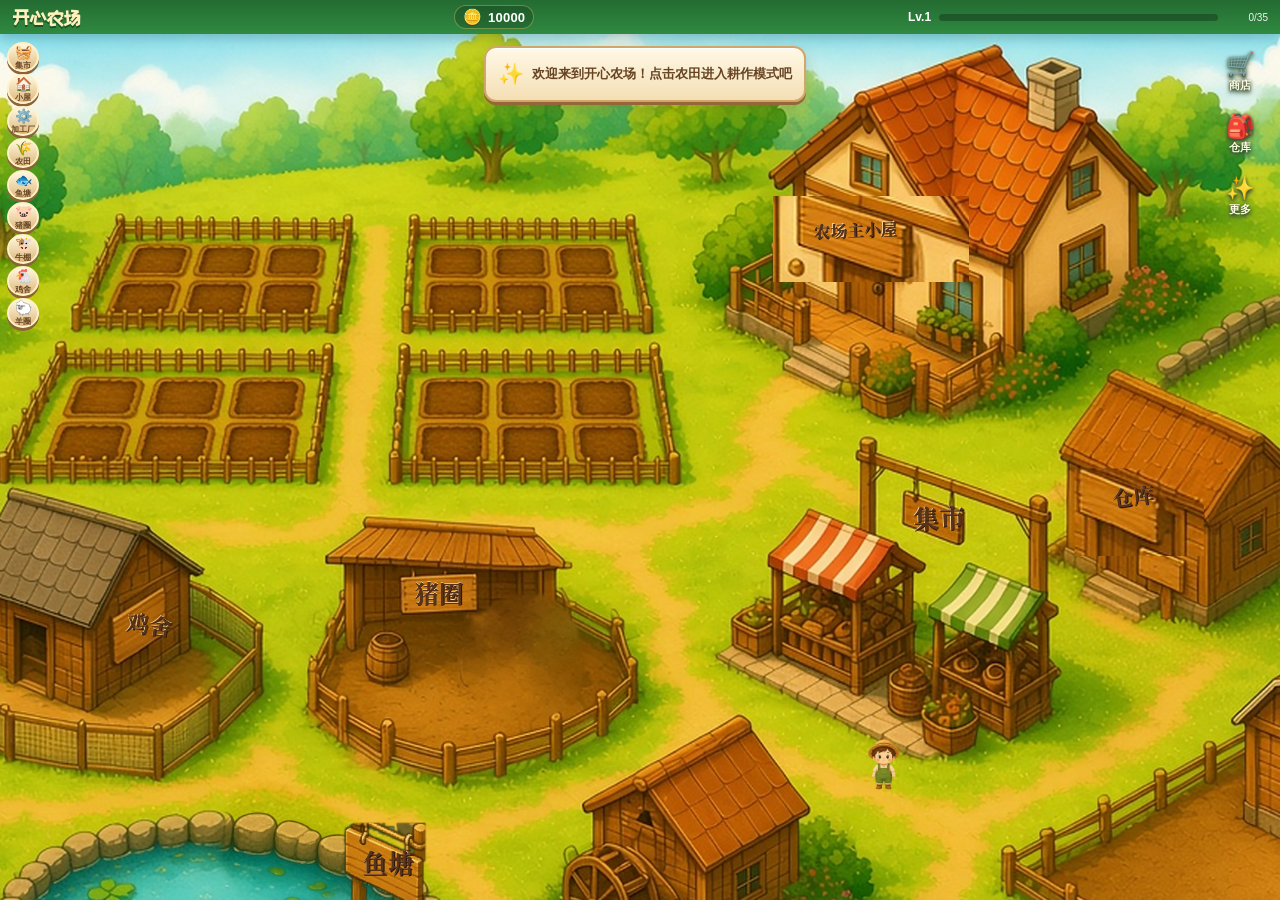
<file: index.html>
<!DOCTYPE html>
<html lang="zh-CN">
<head>
  <meta charset="UTF-8">
  <meta name="viewport" content="width=device-width, initial-scale=1, maximum-scale=1, user-scalable=no, viewport-fit=cover">
  <meta name="format-detection" content="telephone=no">
  <meta name="apple-mobile-web-app-capable" content="yes">
  <meta name="apple-mobile-web-app-status-bar-style" content="black-translucent">
  <meta name="description" content="开心农场：种地、收获、卖钱、升级的 H5 小游戏">
  <title>开心农场</title>
  <link rel="icon" href="data:image/svg+xml,%3Csvg xmlns='http://www.w3.org/2000/svg' viewBox='0 0 100 100'%3E%3Ctext y='.9em' font-size='90'%3E🌾%3C/text%3E%3C/svg%3E">
  <link rel="stylesheet" href="https://fonts.googleapis.com/css2?family=ZCOOL+KuaiLe&display=swap">
  <link rel="stylesheet" href="css/style.css">
</head>
<body>
  <div id="loading-screen" class="loading-screen" role="status" aria-label="农场加载中">
    <div class="loading-sun" aria-hidden="true">☀️</div>
    <div class="loading-card">
      <div class="loading-wheat" aria-hidden="true">🌾</div>
      <h1>开心农场</h1>
      <p>种下小小期待，收获满满快乐</p>
      <div class="loading-track"><div id="loading-progress"></div></div>
      <span>正在唤醒农场…</span>
    </div>
  </div>
  <div id="app" inert aria-hidden="true">
    <header class="hud" role="banner">
      <strong class="hud-title">开心农场</strong>
      <div class="hud-coins" title="金币">
        <span class="coin-icon" aria-hidden="true">🪙</span>
        <span id="hud-coins">0</span>
      </div>
      <div class="hud-xp" title="等级与经验">
        <span id="hud-level">Lv.1</span>
        <div class="xp-bar" aria-hidden="true">
          <div id="hud-xp-fill" class="xp-fill"></div>
        </div>
        <span id="hud-xp-text">0/35</span>
      </div>
    </header>

    <main id="stage" class="stage">
      <canvas id="farm-canvas" width="390" height="520">你的浏览器不支持 Canvas，请换一个现代浏览器。</canvas>
      <div id="seed-tray" class="seed-tray" aria-label="种子托盘"></div>
    </main>

    <nav class="zone-actions" aria-label="区域跳转">
      <button class="zone-jump" data-zone="market" aria-label="前往集市">🧺<span>集市</span></button>
      <button class="zone-jump" data-zone="house" aria-label="前往小屋">🏠<span>小屋</span></button>
      <button class="zone-jump" data-zone="mill" aria-label="前往加工厂">⚙️<span>加工厂</span></button>
      <button class="zone-jump" data-zone="farm" aria-label="前往农田">🌾<span>农田</span></button>
      <button class="zone-jump" data-zone="pond" aria-label="前往鱼塘">🐟<span>鱼塘</span></button>
      <button class="zone-jump" data-zone="pig" aria-label="前往猪圈">🐷<span>猪圈</span></button>
      <button class="zone-jump" data-zone="cow" aria-label="前往牛棚">🐮<span>牛棚</span></button>
      <button class="zone-jump" data-zone="chicken" aria-label="前往鸡舍">🐔<span>鸡舍</span></button>
      <button class="zone-jump" data-zone="sheep" aria-label="前往羊圈">🐑<span>羊圈</span></button>
    </nav>
    <nav class="side-actions" aria-label="农场功能">
      <button type="button" class="tab" data-tab="shop" aria-label="商店">🛒<span>商店</span></button>
      <button type="button" id="warehouse-button" class="tab" data-tab="bag" aria-label="仓库">🎒<span>仓库</span></button>
      <button type="button" class="tab" data-tab="more" aria-label="更多">✨<span>更多</span></button>
    </nav>

    <section id="panel-shop" class="sheet hidden" role="dialog" aria-label="商店">
      <header class="sheet-head">
        <h2>🛒 商店</h2>
        <p>购买种子、幼畜鱼苗和饲料</p>
        <button type="button" class="sheet-close" aria-label="关闭面板">×</button>
      </header>
      <nav class="shop-tabs" aria-label="商店分类"><button data-shop-tab="seeds">种子</button><button data-shop-tab="animals">动物</button><button data-shop-tab="feed">饲料</button></nav>
      <div id="shop-list" class="card-list"></div>
    </section>

    <section id="panel-bag" class="sheet hidden" role="dialog" aria-label="仓库">
      <header class="sheet-head">
        <h2>🎒 仓库</h2>
        <p>保存收获，前往集市交易</p>
        <button type="button" class="sheet-close" aria-label="关闭面板">×</button>
      </header>
      <div class="sheet-body"><p id="bag-empty" class="empty-hint">仓库暂无产品，去农田、围栏或鱼塘收获吧</p>
      <div id="bag-list" class="card-list"></div></div>
    </section>

    <section id="panel-more" class="sheet hidden" role="dialog" aria-label="更多">
      <header class="sheet-head">
        <h2>✨ 更多</h2>
        <p>农场会一点点长大</p>
        <button type="button" class="sheet-close" aria-label="关闭面板">×</button>
      </header>
      <div class="sheet-body"><div class="more-block">
        <h3>怎么玩</h3>
        <ol class="howto">
          <li>在商店购买种子和幼畜，仓库保存收获，集市出售产品。</li>
          <li>点击农田进入耕作模式，再点地块种植或收获；点击田外退出并行走。</li>
          <li>作物按真实时间生长，关掉页面也会继续成熟。</li>
          <li>成熟后点击地块收获，前往集市卖给客人换金币。</li>
          <li>收获获得经验，升级后逐步解锁更多作物。</li>
          <li>购买幼畜或鱼苗，点击对应院落，在面板中放入。</li>
          <li>点击院落气泡里的「喂饲料」，喂食后开始计时，离线继续。</li>
          <li>就绪后在气泡中收获；羊可反复剪毛，小鸡可反复产蛋，每轮重新喂食。「收羊肉」「收鸡肉」会移除对应动物。</li>
          <li>饲料可购买，也可用仓库小麦×2或玉米×1制作。左侧按钮可快捷跳转。</li>
        </ol>
      </div>
      <div class="more-block">
        <h3>即将推出：建筑</h3>
        <ul id="coming-buildings" class="coming-list"></ul>
      </div>
      <div class="more-block">
        <h3>即将推出：交易</h3>
        <p id="coming-trade" class="coming-text"></p>
      </div>
      <div class="more-block danger-block">
        <h3>存档</h3>
        <p class="coming-text">进度会自动保存在本机浏览器中。重新开始会清空当前进度。</p>
        <button type="button" id="btn-reset" class="btn btn-danger">重新开始</button>
        <p id="version-label" class="version">版本 1.0 · MVP</p>
      </div>
      </div>
    </section>

    <div id="panel-animal" class="animal-overlay" hidden role="dialog" aria-modal="true" aria-labelledby="animal-title">
      <section class="animal-panel">
        <header class="animal-head"><h2 id="animal-title"></h2><button id="animal-buy" class="pill-primary">购买</button><button id="btn-close-animal" class="sheet-close" type="button" aria-label="关闭动物面板">×</button><p id="animal-inventory"></p></header>
        <div id="animal-slots"></div>
      </section>
    </div>
    <div id="toasts" class="toasts" aria-live="polite"></div>

    <div id="panel-mill" class="modal hidden" role="dialog" aria-modal="true" aria-label="饲料加工厂">
      <div class="modal-card">
        <header class="mill-head"><h2>⚙️ 饲料加工厂</h2><button type="button" id="btn-close-mill" class="sheet-close" aria-label="关闭加工厂">×</button>
        <p id="mill-inventory"></p></header><div class="mill-body">
        <div class="recipe-row"><div data-recipe="wheat"></div><button type="button" class="pill-primary" data-mill-material="wheat">制作</button></div>
        <div class="recipe-row"><div data-recipe="corn"></div><button type="button" class="pill-primary" data-mill-material="corn">制作</button></div>
        </div>
      </div>
    </div>
    <div id="modal-levelup" class="modal hidden" role="dialog" aria-modal="true" aria-label="升级">
      <div class="modal-card">
        <div class="levelup-emoji" aria-hidden="true">🎉</div>
        <h2>升级啦！</h2>
        <p class="levelup-level">到达 2 级</p>
        <p class="levelup-unlock"></p>
        <button type="button" id="btn-close-levelup" class="btn btn-buy">继续经营</button>
      </div>
    </div>
  </div>
  <script type="module" src="src/main.js"></script>
</body>
</html>
</file>
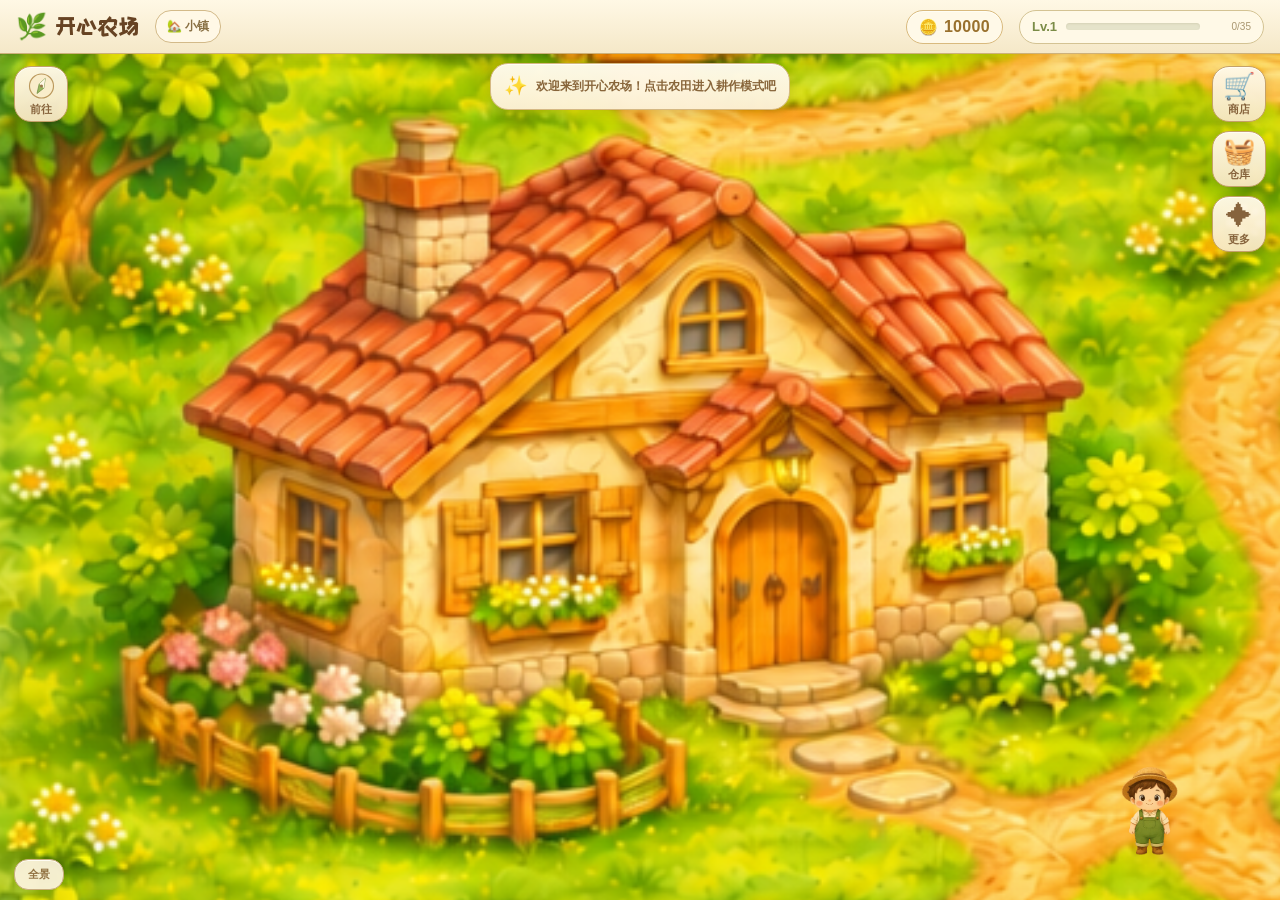
<file: preview/storybook/index.html>
<!DOCTYPE html>
<html lang="zh-CN">
<head>
  <script>const previewURL=new URL(location.href);previewURL.searchParams.set('scene','storybook');history.replaceState(null,'',previewURL);</script>
  <meta charset="UTF-8">
  <meta name="viewport" content="width=device-width, initial-scale=1, maximum-scale=1, user-scalable=no, viewport-fit=cover">
  <meta name="format-detection" content="telephone=no">
  <meta name="apple-mobile-web-app-capable" content="yes">
  <meta name="apple-mobile-web-app-status-bar-style" content="black-translucent">
  <meta name="description" content="开心农场：种地、收获、卖钱、升级的 H5 小游戏">
  <title>开心农场</title>
  <link rel="icon" href="data:image/svg+xml,%3Csvg xmlns='http://www.w3.org/2000/svg' viewBox='0 0 100 100'%3E%3Ctext y='.9em' font-size='90'%3E🌾%3C/text%3E%3C/svg%3E">
  <link rel="stylesheet" href="https://fonts.googleapis.com/css2?family=ZCOOL+KuaiLe&display=swap">
  <link rel="stylesheet" href="css/style.css?v=167e955d2030">
  <link rel="stylesheet" href="css/natural-dialogs.css?v=167e955d2030">
  <link rel="stylesheet" href="css/natural-commerce.css?v=167e955d2030">
  <link rel="stylesheet" href="css/natural-chrome.css?v=167e955d2030">
</head>
<body>
  <div id="loading-screen" class="loading-screen" role="status" aria-label="农场加载中">
    <div class="loading-sun" aria-hidden="true">☀️</div>
    <div class="loading-card">
      <div class="loading-wheat" aria-hidden="true">🌾</div>
      <h1>开心农场</h1>
      <p>种下小小期待，收获满满快乐</p>
      <div class="loading-track"><div id="loading-progress"></div></div>
      <span>正在唤醒农场…</span>
    </div>
  </div>
  <div id="app" inert aria-hidden="true">
    <header class="hud" role="banner">
      <strong class="hud-title">开心农场</strong>
      <div class="hud-coins" title="金币">
        <span class="coin-icon" aria-hidden="true">🪙</span>
        <span id="hud-coins">0</span>
      </div>
      <div class="hud-xp" title="等级与经验">
        <span id="hud-level">Lv.1</span>
        <div class="xp-bar" aria-hidden="true">
          <div id="hud-xp-fill" class="xp-fill"></div>
        </div>
        <span id="hud-xp-text">0/35</span>
      </div>
    </header>

    <main id="stage" class="stage">
      <canvas id="farm-canvas" width="390" height="520">你的浏览器不支持 Canvas，请换一个现代浏览器。</canvas>
      <div id="seed-tray" class="seed-tray" aria-label="种子托盘"></div>
    </main>

    <nav class="zone-actions" aria-label="区域跳转">
      <button class="zone-jump" data-zone="market" aria-label="前往集市">🧺<span>集市</span></button>
      <button class="zone-jump" data-zone="house" aria-label="前往小屋">🏠<span>小屋</span></button>
      <button class="zone-jump" data-zone="mill" aria-label="前往加工厂">⚙️<span>加工厂</span></button>
      <button class="zone-jump" data-zone="farm" aria-label="前往农田">🌾<span>农田</span></button>
      <button class="zone-jump" data-zone="pond" aria-label="前往鱼塘">🐟<span>鱼塘</span></button>
      <button class="zone-jump" data-zone="pig" aria-label="前往猪圈">🐷<span>猪圈</span></button>
      <button class="zone-jump" data-zone="cow" aria-label="前往牛棚">🐮<span>牛棚</span></button>
      <button class="zone-jump" data-zone="chicken" aria-label="前往鸡舍">🐔<span>鸡舍</span></button>
      <button class="zone-jump" data-zone="sheep" aria-label="前往羊圈">🐑<span>羊圈</span></button>
    </nav>
    <nav class="side-actions" aria-label="农场功能">
      <button type="button" class="tab" data-tab="shop" aria-label="商店">🛒<span>商店</span></button>
      <button type="button" id="warehouse-button" class="tab" data-tab="bag" aria-label="仓库">🎒<span>仓库</span></button>
      <button type="button" class="tab" data-tab="more" aria-label="更多">✨<span>更多</span></button>
    </nav>

    <section id="panel-shop" class="sheet hidden" role="dialog" aria-label="商店">
      <header class="sheet-head">
        <h2>🛒 商店</h2>
        <p>购买种子、幼畜鱼苗和饲料</p>
        <button type="button" class="sheet-close" aria-label="关闭面板">×</button>
      </header>
      <nav class="shop-tabs" aria-label="商店分类"><button data-shop-tab="seeds">种子</button><button data-shop-tab="animals">动物</button><button data-shop-tab="feed">饲料</button></nav>
      <div id="shop-list" class="card-list"></div>
    </section>

    <section id="panel-bag" class="sheet hidden" role="dialog" aria-label="仓库">
      <header class="sheet-head">
        <h2>🎒 仓库</h2>
        <p>保存收获，前往集市交易</p>
        <button type="button" class="sheet-close" aria-label="关闭面板">×</button>
      </header>
      <div class="sheet-body"><p id="bag-empty" class="empty-hint">仓库暂无产品，去农田、围栏或鱼塘收获吧</p>
      <div id="bag-list" class="card-list"></div></div>
    </section>

    <section id="panel-more" class="sheet hidden" role="dialog" aria-label="更多">
      <header class="sheet-head">
        <h2>✨ 更多</h2>
        <p>农场会一点点长大</p>
        <button type="button" class="sheet-close" aria-label="关闭面板">×</button>
      </header>
      <div class="sheet-body"><div class="more-block">
        <h3>怎么玩</h3>
        <ol class="howto">
          <li>在商店购买种子和幼畜，仓库保存收获，集市出售产品。</li>
          <li>点击农田进入耕作模式，再点地块种植或收获；点击田外退出并行走。</li>
          <li>作物按真实时间生长，关掉页面也会继续成熟。</li>
          <li>成熟后点击地块收获，前往集市卖给客人换金币。</li>
          <li>收获获得经验，升级后逐步解锁更多作物。</li>
          <li>购买幼畜或鱼苗，点击对应院落，在面板中放入。</li>
          <li>点击院落气泡里的「喂饲料」，喂食后开始计时，离线继续。</li>
          <li>就绪后在气泡中收获；羊可反复剪毛，小鸡可反复产蛋，每轮重新喂食。「收羊肉」「收鸡肉」会移除对应动物。</li>
          <li>饲料可购买，也可用仓库小麦×2或玉米×1制作。左侧按钮可快捷跳转。</li>
        </ol>
      </div>
      <div class="more-block">
        <h3>即将推出：建筑</h3>
        <ul id="coming-buildings" class="coming-list"></ul>
      </div>
      <div class="more-block">
        <h3>即将推出：交易</h3>
        <p id="coming-trade" class="coming-text"></p>
      </div>
      <div class="more-block danger-block">
        <h3>存档</h3>
        <p class="coming-text">进度会自动保存在本机浏览器中。重新开始会清空当前进度。</p>
        <button type="button" id="btn-reset" class="btn btn-danger">重新开始</button>
        <p id="version-label" class="version">版本 1.0 · MVP</p>
      </div>
      </div>
    </section>

    <div id="panel-animal" class="animal-overlay" hidden role="dialog" aria-modal="true" aria-labelledby="animal-title">
      <section class="animal-panel">
        <header class="animal-head"><h2 id="animal-title"></h2><button id="animal-buy" class="pill-primary">购买</button><button id="btn-close-animal" class="sheet-close" type="button" aria-label="关闭动物面板">×</button><p id="animal-inventory"></p></header>
        <div id="animal-slots"></div>
      </section>
    </div>
    <div id="toasts" class="toasts" aria-live="polite"></div>

    <div id="panel-mill" class="modal hidden" role="dialog" aria-modal="true" aria-label="饲料加工厂">
      <div class="modal-card">
        <header class="mill-head"><h2>⚙️ 饲料加工厂</h2><button type="button" id="btn-close-mill" class="sheet-close" aria-label="关闭加工厂">×</button>
        <p id="mill-inventory"></p></header><div class="mill-body">
        <div class="recipe-row"><div data-recipe="wheat"></div><button type="button" class="pill-primary" data-mill-material="wheat">制作</button></div>
        <div class="recipe-row"><div data-recipe="corn"></div><button type="button" class="pill-primary" data-mill-material="corn">制作</button></div>
        </div>
      </div>
    </div>
    <div id="modal-levelup" class="modal hidden" role="dialog" aria-modal="true" aria-label="升级">
      <div class="modal-card">
        <div class="levelup-emoji" aria-hidden="true">🎉</div>
        <h2>升级啦！</h2>
        <p class="levelup-level">到达 2 级</p>
        <p class="levelup-unlock"></p>
        <button type="button" id="btn-close-levelup" class="btn btn-buy">继续经营</button>
      </div>
    </div>
  </div>
  <script type="module" src="src/main.js?v=167e955d2030"></script>
</body>
</html>
</file>
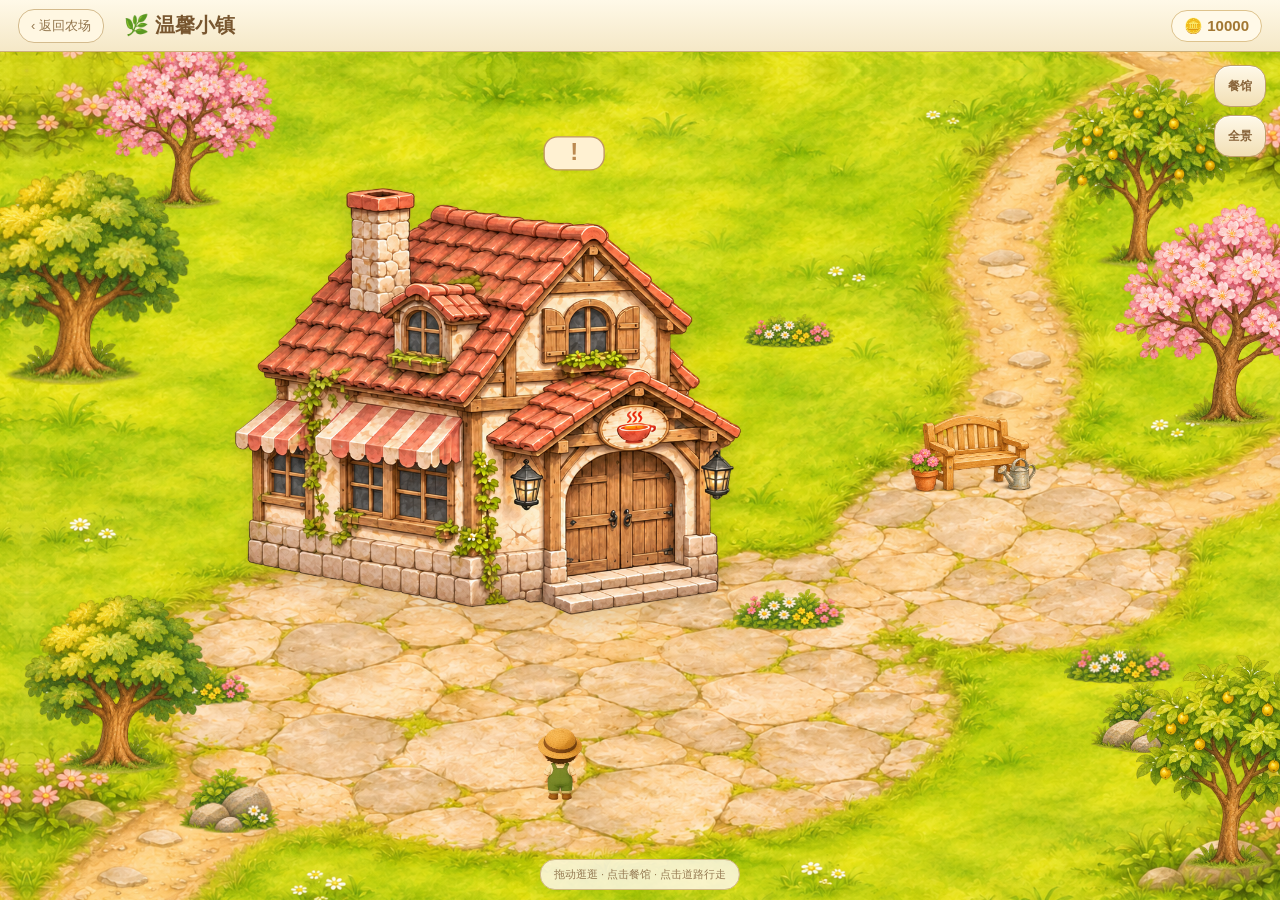
<file: preview/storybook/town.html>
<!doctype html>
<html lang="zh-CN"><head>
<meta charset="UTF-8"><meta name="viewport" content="width=device-width,initial-scale=1,maximum-scale=1,user-scalable=no,viewport-fit=cover">
<title>温馨小镇 · 开心农场</title>
<script>const u=new URL(location.href);u.searchParams.set('scene','storybook');history.replaceState(null,'',u);</script>
<link rel="stylesheet" href="css/style.css?v=167e955d2030"><link rel="stylesheet" href="css/natural-dialogs.css?v=167e955d2030"><link rel="stylesheet" href="css/town.css?v=167e955d2030">
</head><body><div id="app" class="storybook town-app">
<header class="town-hud"><a href="index.html?scene=storybook" class="town-link">‹ 返回农场</a><strong>🌿 温馨小镇</strong><span class="town-coins">🪙 <b id="town-coins"></b></span></header>
<main class="stage"><canvas id="town-canvas" aria-label="小镇地图，拖动探索，点击餐馆查看修复，点击道路行走"></canvas><p class="town-caption">拖动逛逛 · 点击餐馆 · 点击道路行走</p></main>
<nav class="town-tools"><button id="town-home">餐馆</button><button id="town-overview">全景</button></nav>
<div id="town-loading" role="status">正在走进小镇…</div>
<div id="town-dialog" class="town-overlay" hidden role="dialog" aria-modal="true" aria-labelledby="town-dialog-title"><section class="town-panel"><header><h2 id="town-dialog-title"></h2><button id="town-dialog-close" class="town-close" aria-label="关闭">×</button></header><div id="town-dialog-content"></div></section></div>
<div id="toasts" class="toasts" aria-live="polite"></div>
</div><script type="module" src="src/townMain.js?v=167e955d2030"></script></body></html>
</file>
<file: css/style.css>
:root {
  --ink: #2a2418;
  --ink-soft: #5c5140;
  --paper: #fff8ec;
  --paper-2: #f3e6cf;
  --wood: #c9a06c;
  --leaf: #2f8f46;
  --leaf-dark: #1f6a32;
  --gold: #f0c43c;
  --gold-deep: #c48a14;
  --sky: #7ec8e8;
  --danger: #c44732;
  --shadow: 0 8px 24px rgba(40, 28, 8, 0.18);
  --hud-h: 34px;
  --tray-h: 0px;
  --safe-top: env(safe-area-inset-top, 0px);
  --safe-bottom: env(safe-area-inset-bottom, 0px);
  --font: "Noto Sans CJK SC", "PingFang SC", "Hiragino Sans GB", "Microsoft YaHei", "Noto Sans SC", sans-serif;
}

* {
  box-sizing: border-box;
  -webkit-tap-highlight-color: transparent;
  -webkit-touch-callout: none;
}

html, body {
  margin: 0;
  padding: 0;
  width: 100%;
  height: 100dvh;
  overflow: hidden;
  background: #4a8c36;
  color: var(--ink);
  font-family: var(--font);
  font-size: 16px;
  user-select: none;
  -webkit-user-select: none;
  touch-action: manipulation;
  text-size-adjust: 100%;
  -webkit-text-size-adjust: 100%;
}
#app{
  position: fixed;
  left: 0;
  top: 0;
  display: flex;
  flex-direction: column;
  width: 100vw;
  height: 100dvh;
  margin: 0;
  transform-origin: 0 0;
  background: #5fa145;
  overflow: hidden;
  --safe-top: 0px;
  --safe-bottom: 0px;
  --tray-h: 0px;
}

.hud{
  position: relative;
  z-index: 5;
  display: flex;
  align-items: center;
  justify-content: space-between;
  gap: 12px;
  min-height: var(--hud-h);
  background: linear-gradient(180deg, #246b32 0%, #2f8a40 100%);
  color: #fff;
  box-shadow: 0 4px 12px rgba(0, 0, 0, 0.18);
  flex: 0 0 var(--hud-h);
  padding: 8px 18px;
}


.hud-coins {
  display: flex;
  align-items: center;
  gap: 6px;
  background: rgba(0, 0, 0, 0.18);
  border: 1px solid rgba(255, 220, 120, 0.35);
  border-radius: 999px;
  padding: 4px 12px 4px 6px;
  font-weight: 800;
  font-size: 16px;
  letter-spacing: 0.02em;
}

.coin-icon {
  font-size: 18px;
  filter: drop-shadow(0 1px 0 rgba(0, 0, 0, 0.2));
}
.hud-xp{
  flex: 1;
  display: flex;
  align-items: center;
  gap: 8px;
  min-width: 0;
  max-width: 360px;
}


#hud-level {
  font-weight: 800;
  font-size: 14px;
  white-space: nowrap;
}

.xp-bar {
  flex: 1;
  height: 10px;
  background: rgba(0, 0, 0, 0.28);
  border-radius: 999px;
  overflow: hidden;
  min-width: 48px;
}

.xp-fill {
  height: 100%;
  width: 0%;
  background: linear-gradient(90deg, #ffe56a, #f0c43c);
  border-radius: 999px;
  transition: width 0.25s ease;
}

#hud-xp-text {
  font-size: 11px;
  opacity: 0.92;
  white-space: nowrap;
  min-width: 42px;
  text-align: right;
}
.stage{
  position: relative;
  flex: 1;
  display: flex;
  flex-direction: column;
  min-height: 0;
  background: #6bb24a;
  min-width: 0;
}


.stage.is-dimmed canvas {
  filter: brightness(0.72);
}
#farm-canvas{
  flex: 1;
  min-height: 0;
  height: 0;
  display: block;
  touch-action: none;
  margin-left: 0;
  width: 100%;
}




.tray-hint {
  margin: auto;
  color: #fff4d8;
  font-size: 13px;
  font-weight: 600;
}



.seed-chip:active {
  transform: translateY(1px);
  box-shadow: 0 1px 0 #8a5a28;
}



.seed-emoji {
  font-size: 22px;
  line-height: 1;
}
.seed-name {
  font-size: 12px;
  font-weight: 700;
}
.side-actions{
  position: absolute;
  display: flex;
  flex-direction: column;
  z-index: 6;
  top: calc(var(--hud-h) + 12px);
  right: 14px;
  gap: 10px;
}

.tab{
  appearance: none;
  border-radius: 50%;
  border: 2px solid #fff0c5;
  background: linear-gradient(#fff9df, #e7c58a);
  color: #654323;
  box-shadow: 0 3px 0 #8e6238, 0 5px 12px #355b3533;
  display: flex;
  flex-direction: column;
  align-items: center;
  justify-content: center;
  font: 23px var(--font);
  cursor: pointer;
  width: 52px;
  height: 52px;
}

.tab span {
  font-size: 11px;
  font-weight: 800;
}
.tab.is-active {
  background: transparent;
  color: #ffe47b;
}
.tab:active {
  transform: translateY(2px);
}
.sheet-close {
  float: right;
  width: 40px;
  height: 40px;
  border: 0;
  border-radius: 50%;
  background: #eadbc1;
  color: #654323;
  font-size: 28px;
  cursor: pointer;
}



.sheet.hidden,
.modal.hidden {
  display: none;
}

.sheet-head h2 {
  margin: 0 0 4px;
  font-size: 20px;
}

.sheet-head p {
  margin: 0 0 14px;
  color: var(--ink-soft);
  font-size: 13px;
}
.card-list{
  flex-direction: column;
  gap: 10px;
  display: grid;
  grid-template-columns: repeat(auto-fit, minmax(300px, 1fr));
  align-items: start;
}


.card {
  display: grid;
  grid-template-columns: 52px 1fr auto;
  gap: 10px;
  align-items: center;
  background: #fff4dc;
  border-radius: 16px;
  padding: 10px 12px;
  box-shadow: inset 0 1px 0 #fff8e8, 0 2px 0 #e6d2ae;
  border: 1px solid #e4c58a;
}

.card.is-locked {
  opacity: 0.72;
  filter: grayscale(0.35);
}

.card-emoji {
  width: 52px;
  height: 52px;
  border-radius: 14px;
  background: #f6ead4;
  display: flex;
  align-items: center;
  justify-content: center;
  font-size: 28px;
}

.card-body h3 {
  margin: 0 0 4px;
  font-size: 16px;
}

.card-body .meta,
.card-body .owned,
.card-body .lock {
  margin: 0;
  font-size: 12px;
  color: var(--ink-soft);
  line-height: 1.4;
}

.card-body .lock {
  color: var(--danger);
  margin-top: 2px;
}

.btn {
  appearance: none;
  border: 0;
  font-family: inherit;
  font-weight: 800;
  font-size: 13px;
  border-radius: 999px;
  padding: 8px 14px;
  cursor: pointer;
  color: #fff;
}

.btn:disabled {
  cursor: not-allowed;
  opacity: 0.55;
}

.btn-buy {
  background: var(--leaf);
  box-shadow: 0 2px 0 var(--leaf-dark);
}

.btn-buy:active:not(:disabled) {
  transform: translateY(1px);
  box-shadow: 0 1px 0 var(--leaf-dark);
}

.btn-col {
  display: flex;
  flex-direction: column;
  gap: 6px;
}

.btn-sell {
  background: #d9892a;
  box-shadow: 0 2px 0 #a8651c;
}

.btn-sell-all {
  background: var(--leaf);
  box-shadow: 0 2px 0 var(--leaf-dark);
}

.btn-danger {
  background: var(--danger);
  box-shadow: 0 2px 0 #8a2e20;
  padding: 10px 18px;
}

.empty-hint {
  text-align: center;
  color: var(--ink-soft);
  padding: 24px 8px;
}

.more-block {
  background: #fff;
  border-radius: 16px;
  padding: 14px;
  margin-bottom: 12px;
  border: 1px solid #f0e0c4;
}

.more-block h3 {
  margin: 0 0 8px;
  font-size: 15px;
}

.howto {
  margin: 0;
  padding-left: 18px;
  color: var(--ink-soft);
  font-size: 13px;
  line-height: 1.65;
}

.coming-list {
  list-style: none;
  margin: 0;
  padding: 0;
  display: flex;
  flex-direction: column;
  gap: 8px;
}

.coming-list li {
  display: flex;
  gap: 10px;
  align-items: flex-start;
  font-size: 13px;
}

.coming-list li span {
  font-size: 22px;
  width: 32px;
  text-align: center;
}

.coming-list small,
.coming-text {
  display: block;
  color: var(--ink-soft);
  font-size: 12px;
  line-height: 1.5;
}

.coming-list strong {
  display: block;
  font-size: 13px;
}

.version {
  margin: 10px 0 0;
  font-size: 11px;
  color: #8a7b66;
}

.modal {
  position: absolute;
  inset: 0;
  z-index: 30;
  background: rgba(20, 16, 8, 0.46);
  display: flex;
  align-items: center;
  justify-content: center;
  padding: 24px;
}

.modal-card {
  background: var(--paper);
  border-radius: 22px;
  padding: 24px 20px 20px;
  width: min(320px, 100%);
  text-align: center;
  box-shadow: var(--shadow);
}

.levelup-emoji {
  font-size: 42px;
}
.modal-card h2 {
  margin: 8px 0 4px;
}
.levelup-level {
  margin: 0;
  font-weight: 800;
  color: var(--leaf-dark);
}
.levelup-unlock {
  margin: 8px 0 16px;
  color: var(--ink-soft);
  font-size: 13px;
}
.modal-card .btn {
  width: 100%;
  padding: 12px;
  font-size: 15px;
}

/* 木质托盘与奶油色种子槽 */



.seed-chip.is-empty {
  background: linear-gradient(#dfc79f, #c9ac7f);
  border-color: #b88d59;
}
.seed-chip.is-empty .seed-emoji {
  opacity: .48;
  filter: grayscale(.5);
}
.toasts{
  position: absolute;
  z-index: 20;
  display: flex;
  flex-direction: column;
  align-items: center;
  gap: 8px;
  pointer-events: none;
  padding: 0;
  top: calc(var(--hud-h) + 12px);
  right: 100px;
  left: 110px;
}

.toast {
  opacity: 0;
  transition: opacity .2s ease, transform .2s ease;
  font-size: 13px;
  font-weight: 600;
  text-align: center;
  display: flex;
  align-items: center;
  gap: 8px;
  max-width: 100%;
  border: 2px solid #d2a56b;
  border-radius: 12px;
  background: linear-gradient(#fff9e6, #f4dfb4);
  color: #654323;
  padding: 10px 12px;
  line-height: 1.5;
  box-shadow: inset 0 1px #fff, 0 3px 0 #956638, 0 5px 14px #4d482833;
  transform: translateY(-12px) scale(.96);
}
.toast-icon {
  font-size: 21px;
  flex-shrink: 0;
}
.toast.show {
  opacity: 1;
  transform: translateY(0) scale(1);
}
#app[aria-hidden="true"] {
  visibility: hidden;
}
.loading-screen {
  position: fixed;
  inset: 0;
  z-index: 1000;
  display: flex;
  align-items: center;
  justify-content: center;
  overflow: hidden;
  background: radial-gradient(ellipse at 50% 35%, #d7e9ab, #89b86a);
  color: #704a28;
  transition: opacity .32s ease;
}
.loading-screen::after {
  content: '';
  position: absolute;
  width: 140%;
  height: 35%;
  bottom: -12%;
  border-radius: 50%;
  background: #6e9e54;
}
.loading-sun {
  position: absolute;
  top: 12%;
  right: 18%;
  font-size: 64px;
}
.loading-card {
  z-index: 1;
  width: min(290px, 80vw);
  padding: 28px 24px;
  text-align: center;
  border: 3px solid #e3bf83;
  border-radius: 28px;
  background: linear-gradient(#fff9df, #efdab2);
  box-shadow: 0 6px 0 #a37744, 0 18px 36px #4a673433;
}
.loading-wheat {
  font-size: 64px;
}
.loading-card h1 {
  margin: 12px 0;
  font-size: 32px;
}
.loading-card p {
  font-size: 12px;
  margin-bottom: 24px;
}
.loading-card > span {
  font-size: 12px;
}
.loading-track {
  height: 14px;
  border: 2px solid #ba955f;
  border-radius: 20px;
  background: #d5bb8e;
  overflow: hidden;
  margin-bottom: 12px;
}
#loading-progress {
  width: 0%;
  height: 100%;
  border-radius: inherit;
  background: linear-gradient(#c7dc76, #83ad4d);
  transition: width .12s linear;
}
.loading-screen.is-leaving {
  opacity: 0;
  pointer-events: none;
}
.seed-tray{
  position: absolute;
  left: 0;
  right: 0;
  bottom: 0;
  z-index: 4;
  display: flex;
  align-items: stretch;
  -webkit-overflow-scrolling: touch;
  flex-shrink: 0;
  border-top: 4px solid #f0ce92;
  background: repeating-linear-gradient(3deg, transparent 0 23px, #85542d22 24px 25px), linear-gradient(#c99659, #a76c39);
  box-shadow: inset 0 2px #81502d, 0 -4px 16px #4f482833;
  scrollbar-width: thin;
  scrollbar-color: #f4d8a2 #a76c39;
  height: var(--tray-h);
  min-height: 0;
  padding: 0 16px;
  border: 0;
  gap: 12px;
  overflow-x: auto;
  overflow-y: hidden;
  touch-action: pan-x;
  transition: height .22s ease;
  visibility: hidden;
}

.seed-chip{
  appearance: none;
  border-radius: 14px;
  padding: 6px 10px;
  min-width: 86px;
  display: flex;
  flex-direction: column;
  align-items: center;
  justify-content: center;
  gap: 1px;
  font-family: inherit;
  cursor: pointer;
  border: 2px solid #e7c28c;
  background: linear-gradient(#fff9e6, #f1ddb7);
  color: #654323;
  box-shadow: 0 3px 0 #77502e, inset 0 1px #fff;
  flex-basis: 100px;
  flex: 0 0 100px;
  min-height: 64px;
}


.seed-chip.is-selected {
  transform: scale(1.06);
  border-color: #fff1a0;
  background: linear-gradient(#fff8c7, #f5d47f);
  box-shadow: 0 3px 0 #80572b, 0 0 0 2px #b48036;
}

.seed-count {
  font-size: 11px;
  color: #765632;
}
.sheet{
  position: absolute;
  z-index: 8;
  background: var(--paper);
  box-shadow: var(--shadow);
  overflow: auto;
  -webkit-overflow-scrolling: touch;
  border-radius: 20px;
  top: calc(var(--hud-h) + 8px);
  right: 84px;
  padding: 12px 16px;
  left: 64px;
  bottom: 8px;
}

@media (prefers-reduced-motion: reduce) { .toast, .loading-screen, #loading-progress {
  transition-duration: .01s;
} }
#app[data-rotated="true"] {
  transform: rotate(90deg);
}
.seed-chip.is-locked {
  opacity: .6;
  filter: grayscale(.5);
  cursor: default;
}
@media (max-height: 350px) and (orientation: landscape) {
  .side-actions {
  gap: 6px;
  top: calc(var(--hud-h) + 6px);
}
  .tab {
  width: 44px;
  height: 44px;
  font-size: 19px;
}
}
.zone-actions {
  position: absolute;
  left: 7px;
  top: calc(var(--hud-h) + 8px);
  bottom: calc(var(--tray-h) + 6px);
  display: flex;
  flex-direction: column;
  justify-content: flex-start;
  gap: 2px;
  overflow-y: auto;
  z-index: 6;
}
.zone-jump {
  width: 32px;
  height: 32px;
  min-height: 32px;
  padding: 0;
  flex-shrink: 0;
  border: 2px solid #fff0c5;
  border-radius: 50%;
  background: linear-gradient(#fff9df,#dfb77c);
  color: #654323;
  box-shadow: 0 3px #8e6238;
  font-size: 14px;
  cursor: pointer;
  display: flex;
  flex-direction: column;
  justify-content: center;
  align-items: center;
}
.zone-jump span {
  font: 800 8px var(--font);
  white-space: nowrap;
}
.shop-section {
  grid-column: 1/-1;
  margin: 8px 0 0;
  color: #79502d;
}


.hud-title{
  font-family: "ZCOOL KuaiLe", "KaiTi", "STKaiti", var(--font);
  font-size: 25px;
  white-space: nowrap;
  color: #fff1bb;
  text-shadow: 0 2px #185428;
  flex-shrink: 0;
}

#app.tray-open{
  --tray-h: 88px;
}

#app.tray-open .seed-tray{
  padding: 8px 16px 10px;
  visibility: visible;
}

.tab{
  border: 0;
  border-radius: 0;
  background: transparent;
  box-shadow: none;
  color: #fffbe3;
  filter: drop-shadow(0 2px 2px #3f583c);
  text-shadow: 0 1px 3px #345029;
  min-height: 36px;
}

.zone-actions, .side-actions{
  background: transparent;
}

.chrome-hidden .zone-actions, .chrome-hidden .side-actions{
  visibility: hidden;
  pointer-events: none;
}

.zone-jump:active, .tab:active{
  transform: translateY(2px) scale(.95);
}

/* The mill uses the existing parchment modal, with room for short screens. */
#panel-mill .modal-card { max-height: 100%; overflow-y: auto; padding: 12px 20px; }
#panel-mill p { margin: 8px 0; font-size: 13px; }
#panel-mill .btn { padding: 8px; }
#btn-close-mill { margin-top: 10px; }
.mill-open .toasts { z-index: 31; }

#panel-mill .btn-buy:disabled { opacity: 0.42; background: #c5d4b3; box-shadow: none; }

.hud { padding: 3px 12px; gap: 10px; }
.hud-title { font-size: 19px; }
.hud-coins { padding: 2px 8px; font-size: 13px; }
.coin-icon { font-size: 15px; }
#hud-level { font-size: 12px; }
.xp-bar { height: 7px; }
#hud-xp-text { font-size: 10px; }
.seed-tray { left: 50%; right: auto; transform: translateX(-50%); width: min(calc(100% - 148px), 680px); border-radius: 12px 12px 0 0; align-items: center; }
#app.tray-open { --tray-h: 72px; }
#app.tray-open .seed-tray { padding: 5px 10px; gap: 8px; }
.seed-chip { min-height: 56px; flex: 0 0 70px; min-width: 70px; padding: 3px 6px; }
.animal-overlay { position: absolute; inset: 0; z-index: 25; background: #25351d88; display: flex; align-items: center; justify-content: center; padding: 6px 56px; }
.animal-overlay[hidden] { display: none; }
@font-face { font-family: FarmSign; src: url('../assets/fonts/sign-serif.woff2') format('woff2'); font-weight: 700; font-display: block; }
.animal-overlay:not([hidden]) ~ .toasts { z-index: 31; }
.seed-tray { justify-content: safe center; text-align: center; color: #fff6de; font-weight: 700; font-size: 14px; }
.zone-jump { height: 30px; min-height: 30px; }
.zone-actions { bottom: 5px; }
.animal-panel, #panel-mill .modal-card { position: relative; box-sizing: border-box; max-height: 100%; overflow: auto; border: 7px solid #946032; border-radius: 17px; background: linear-gradient(#fff3d2,#e8c998); padding: 10px 14px; color: #654323; box-shadow: inset 0 0 0 2px #d3a05e,0 6px 20px #263c2366; }
.animal-panel { width: min(700px,100%); }
.animal-panel h2, #panel-mill h2 { margin: 0 24px 6px; font-size: 18px; }
#animal-inventory, #mill-inventory { display: flex; flex-wrap: wrap; justify-content: center; gap: 12px; font-size: 12px; margin: 4px 0 8px; }
#animal-slots { display: grid; grid-template-columns: repeat(4,minmax(0,1fr)); gap: 8px; }
.animal-slot { text-align: center; border: 0; border-radius: 13px; background: linear-gradient(145deg,#fff9e9,#f5e4bf); box-shadow: 0 2px 5px #865c2925,inset 0 1px #fffdf4; padding: 7px 5px; min-width: 0; }
.animal-slot p { margin: 4px 0; font-size: 12px; }
.animal-slot small { display: block; font-size: 10px; margin: 5px 0; }
.animal-slot.is-locked { color: #a18a63; display: flex; flex-direction: column; justify-content: center; background: linear-gradient(145deg,#efe4cc,#e2d2b0); box-shadow: inset 0 0 0 1px #d9c7a2; }
.empty-cue { color: #ae9367; padding-top: 20px; }
.slot-sprite { width: 78px; height: 64px; object-fit: contain; display: block; margin: auto; }
.item-count { display: inline-flex; align-items: center; gap: 3px; white-space: nowrap; font-size: 12px; }
.item-count img { width: 23px; height: 23px; object-fit: contain; }
.slot-output { margin: 4px 0; }
.state-pill { display: inline-block; border-radius: 20px; padding: 3px 7px; font-size: 10px; white-space: nowrap; }
.state-pill.hungry { background: #efd1b9; color: #a35335; }
.state-pill.growing { background: #dce8c7; color: #557044; }
.state-pill.ready, .generous-badge { background: #ffe4a0; color: #946418; }
.growth-track { height: 8px; border-radius: 9px; overflow: hidden; background: #d9ccaa; margin: 5px 5px; }
.growth-track > div { height: 100%; border-radius: inherit; background: linear-gradient(90deg,#a4ca6c,#609c46); }
.pill-primary, .pill-secondary { display: inline-block; width: auto; border-radius: 24px; padding: 6px 12px; margin: 2px; font: 700 12px var(--font); cursor: pointer; }
.pill-primary { border: 0; background: linear-gradient(#7bb64a,#5a9a32); color: white; box-shadow: 0 2px 3px #4d70252b; }
.pill-secondary { border: 1px solid #c6a67a; background: #fff3d5; color: #86643e; }
.pill-primary:disabled, .pill-secondary:disabled { opacity: .38; filter: saturate(.35); box-shadow: none; cursor: default; }
/* Two complete livestock rows within the 390px landscape app. */
.animal-panel { padding: 6px 12px; }
.animal-panel h2 { line-height: 26px; margin-bottom: 2px; }
#animal-inventory { line-height: 24px; margin: 0 0 6px; }
#animal-slots:not(.market-slots) { grid-auto-rows: 140px; }
#animal-slots:not(.market-slots) .animal-slot { padding: 5px; line-height: 16px; }
#animal-slots:not(.market-slots) .slot-sprite { width: 72px; height: 54px; }
#animal-slots:not(.market-slots) .state-pill { display: table; margin: 0 auto; padding: 1px 7px; line-height: 16px; }
#animal-slots:not(.market-slots) .growth-track { height: 5px; margin: 2px 5px; }
#animal-slots:not(.market-slots) .slot-output { height: 22px; margin: 1px 0; line-height: 22px; }
.slot-output .item-count { vertical-align: top; line-height: 22px; }
.slot-output .item-count img { width: 20px; height: 20px; }
#animal-slots:not(.market-slots) button { padding: 3px 10px; margin: 1px 2px; line-height: 18px; vertical-align: top; }
#animal-slots:not(.market-slots) small { margin: 3px 0; line-height: 14px; }
#animal-slots:not(.market-slots) .empty-cue { padding-top: 16px; }
#animal-slots:not(.market-slots) .is-locked { display: grid; align-content: center; justify-items: center; gap: 4px; }
#animal-slots:not(.market-slots) .is-locked p { margin: 0; line-height: 20px; }
#animal-slots:not(.market-slots) .is-locked p:first-child { font-size: 24px; line-height: 30px; opacity: .65; }
#animal-slots.market-slots { grid-template-columns: repeat(3,minmax(0,1fr)); }
.customer-card { display: flex; flex-direction: column; align-items: center; overflow: visible; }
.customer-sprite { height: 150px; width: auto; max-width: 100%; object-fit: contain; display: block; margin: 6px auto 0; background: transparent; }
.speech-bubble { position: relative; padding: 8px 14px; border-radius: 14px; background: #fffaf0; box-shadow: 0 2px 5px #9d75442a; margin-bottom: 5px; }
.speech-bubble::after { content: ''; position: absolute; bottom: -7px; left: 45%; border: 7px solid transparent; border-top-color: #fffaf0; }
.generous-badge { display: block; border-radius: 20px; font-size: 11px; padding: 3px 7px; margin-bottom: 4px; }
#panel-mill .modal-card { width: min(420px,100%); }
.recipe-row, .recipe-row > div { display: flex; align-items: center; justify-content: space-between; gap: 12px; }
.recipe-row { border-radius: 12px; background: #fff5de; padding: 12px; margin: 8px 0; }
#btn-close-mill { margin-top: 8px; }
/* v14.1: shared parchment popup chrome. */
.sheet { display:flex; flex-direction:column; overflow:hidden; border:5px solid #946032; background:linear-gradient(#fff3d2,#e8c998); }
.sheet-head, .animal-head, .mill-head {
  flex:none; display:grid; grid-template-columns:1fr auto auto; align-items:center;
  column-gap:8px; row-gap:0; position:relative; min-height:36px; padding:0 0 4px;
}
.sheet-head h2, .animal-head h2, .mill-head h2 {
  grid-column:1; grid-row:1; margin:0; font-size:18px; line-height:28px; font-weight:700;
}
.sheet-head p, .animal-head p, .mill-head p, #animal-inventory, #mill-inventory {
  grid-column:1 / -1; grid-row:2; margin:0 0 2px; font-size:12px; line-height:18px;
}
.sheet-head .sheet-close, .animal-head .sheet-close, .mill-head .sheet-close {
  grid-column:3; grid-row:1; position:static; float:none; justify-self:end; margin:0;
}
#animal-buy { grid-column:2; grid-row:1; position:static; justify-self:end; align-self:center; padding:3px 12px; margin:0; }
#animal-buy[hidden] { display:none !important; }
.sheet-body,#shop-list { flex:1; min-height:0; overflow-y:auto; overscroll-behavior:contain; }
.shop-tabs { display:flex; gap:8px; flex:none; padding:2px 0 8px; }
.shop-tabs button { flex:1; border:1px solid #b68b50; border-radius:12px; background:#f8e4b7; color:#654323; padding:6px; }
.shop-tabs button[aria-selected="true"] { background:#cf9b53; color:#fff7e4; box-shadow:inset 0 1px 3px #7c512a55; }
.animal-panel,#panel-mill .modal-card { display:flex; flex-direction:column; overflow:hidden; }
#animal-slots,.mill-body { min-height:0; overflow-y:auto; }
#animal-slots:not(.market-slots) .animal-slot { position:relative; display:flex; flex-direction:column; align-items:center; }
.slot-actions { margin-top:auto; display:flex; align-items:center; justify-content:center; min-height:26px; flex:none; width:100%; }
#animal-slots:not(.market-slots) .slot-actions button { padding:3px 8px; }
.stock-picker { position:absolute; inset:4px; background:#fff0cd; z-index:2; display:flex; flex-direction:column; justify-content:center; gap:4px; }
#animal-slots.market-slots { display:flex; overflow-x:auto; overflow-y:hidden; touch-action:pan-x; gap:12px; padding:4px 2px 10px; }
.customer-card { position:relative; flex:0 0 174px; height:264px; box-sizing:border-box; }
.customer-card .speech-bubble { height:62px; box-sizing:border-box; width:100%; flex:none; white-space:nowrap; }
.customer-sprite { height:142px; width:130px; margin:4px auto; flex:none; }
.customer-card > button { margin-top:auto; }
.customer-card .generous-badge { position:absolute; top:122px; right:0; color:#825019; background:#ffe2a4; }
.toast { pointer-events:auto; }
.toast button { flex:none; border:1px solid #ad7c45; background:#f8dfaa; color:#654323; border-radius:9px; padding:6px 10px; }
#panel-mill .modal-card { max-height:100%; }
#animal-slots:not(.market-slots) .growth-track { width:calc(100% - 10px); flex:none; }
#animal-slots:not(.market-slots) .slot-sprite { flex:none; margin:0 auto; }
#animal-slots:not(.market-slots) .slot-output { flex:none; display:flex; align-items:center; justify-content:center; gap:4px; flex-wrap:wrap; }
.shop-tabs button[aria-selected="true"] { background:#cf9b53; color:#fff7e4; box-shadow:inset 0 1px 3px #7c512a55; }
.customer-card .speech-bubble > div { height:24px; overflow:hidden; text-overflow:ellipsis; white-space:nowrap; }
.card-action { justify-self:end; align-self:center; min-width:68px; padding:5px 12px; border-radius:999px; }
.price-row { display:flex; align-items:center; gap:12px; }
.meta-sep { color:#7a6550; }
.coin-price { display:inline-flex; align-items:center; gap:4px; font-weight:700; color:#7a4e1e; }
.coin-price .coin-icon { font-size:14px; line-height:1; }
.item-count { display:inline-flex; align-items:center; gap:3px; margin:0; padding:1px 7px 1px 3px; border-radius:11px; background:#fff6e4; vertical-align:middle; }
.item-count img { width:20px; height:20px; display:block; }
.item-count .item-emoji { font-size:16px; line-height:20px; }
.item-count .item-qty { font-weight:700; font-size:12px; color:#5c3a1c; line-height:20px; }
#animal-inventory, #mill-inventory { display:flex; flex-wrap:wrap; align-items:center; gap:6px; }
#animal-slots:not(.market-slots) .slot-output .item-count { background:#fff8ea; }
#btn-close-mill { margin-top:0; }
</file>
<file: preview/storybook/css/style.css>
:root {
  --ink: #2a2418;
  --ink-soft: #5c5140;
  --paper: #fff8ec;
  --paper-2: #f3e6cf;
  --wood: #c9a06c;
  --leaf: #2f8f46;
  --leaf-dark: #1f6a32;
  --gold: #f0c43c;
  --gold-deep: #c48a14;
  --sky: #7ec8e8;
  --danger: #c44732;
  --shadow: 0 8px 24px rgba(40, 28, 8, 0.18);
  --hud-h: 34px;
  --tray-h: 0px;
  --safe-top: env(safe-area-inset-top, 0px);
  --safe-bottom: env(safe-area-inset-bottom, 0px);
  --font: "Noto Sans CJK SC", "PingFang SC", "Hiragino Sans GB", "Microsoft YaHei", "Noto Sans SC", sans-serif;
}

* {
  box-sizing: border-box;
  -webkit-tap-highlight-color: transparent;
  -webkit-touch-callout: none;
}

html, body {
  margin: 0;
  padding: 0;
  width: 100%;
  height: 100dvh;
  overflow: hidden;
  background: #4a8c36;
  color: var(--ink);
  font-family: var(--font);
  font-size: 16px;
  user-select: none;
  -webkit-user-select: none;
  touch-action: manipulation;
  text-size-adjust: 100%;
  -webkit-text-size-adjust: 100%;
}
#app{
  position: fixed;
  left: 0;
  top: 0;
  display: flex;
  flex-direction: column;
  width: 100vw;
  height: 100dvh;
  margin: 0;
  transform-origin: 0 0;
  background: #5fa145;
  overflow: hidden;
  --safe-top: 0px;
  --safe-bottom: 0px;
  --tray-h: 0px;
}

.hud{
  position: relative;
  z-index: 5;
  display: flex;
  align-items: center;
  justify-content: space-between;
  gap: 12px;
  min-height: var(--hud-h);
  background: linear-gradient(180deg, #246b32 0%, #2f8a40 100%);
  color: #fff;
  box-shadow: 0 4px 12px rgba(0, 0, 0, 0.18);
  flex: 0 0 var(--hud-h);
  padding: 8px 18px;
}


.hud-coins {
  display: flex;
  align-items: center;
  gap: 6px;
  background: rgba(0, 0, 0, 0.18);
  border: 1px solid rgba(255, 220, 120, 0.35);
  border-radius: 999px;
  padding: 4px 12px 4px 6px;
  font-weight: 800;
  font-size: 16px;
  letter-spacing: 0.02em;
}

.coin-icon {
  font-size: 18px;
  filter: drop-shadow(0 1px 0 rgba(0, 0, 0, 0.2));
}
.hud-xp{
  flex: 1;
  display: flex;
  align-items: center;
  gap: 8px;
  min-width: 0;
  max-width: 360px;
}


#hud-level {
  font-weight: 800;
  font-size: 14px;
  white-space: nowrap;
}

.xp-bar {
  flex: 1;
  height: 10px;
  background: rgba(0, 0, 0, 0.28);
  border-radius: 999px;
  overflow: hidden;
  min-width: 48px;
}

.xp-fill {
  height: 100%;
  width: 0%;
  background: linear-gradient(90deg, #ffe56a, #f0c43c);
  border-radius: 999px;
  transition: width 0.25s ease;
}

#hud-xp-text {
  font-size: 11px;
  opacity: 0.92;
  white-space: nowrap;
  min-width: 42px;
  text-align: right;
}
.stage{
  position: relative;
  flex: 1;
  display: flex;
  flex-direction: column;
  min-height: 0;
  background: #6bb24a;
  min-width: 0;
}


.stage.is-dimmed canvas {
  filter: brightness(0.72);
}
#farm-canvas{
  flex: 1;
  min-height: 0;
  height: 0;
  display: block;
  touch-action: none;
  margin-left: 0;
  width: 100%;
}




.tray-hint {
  margin: auto;
  color: #fff4d8;
  font-size: 13px;
  font-weight: 600;
}



.seed-chip:active {
  transform: translateY(1px);
  box-shadow: 0 1px 0 #8a5a28;
}



.seed-emoji {
  font-size: 22px;
  line-height: 1;
}
.seed-name {
  font-size: 12px;
  font-weight: 700;
}
.side-actions{
  position: absolute;
  display: flex;
  flex-direction: column;
  z-index: 6;
  top: calc(var(--hud-h) + 12px);
  right: 14px;
  gap: 10px;
}

.tab{
  appearance: none;
  border-radius: 50%;
  border: 2px solid #fff0c5;
  background: linear-gradient(#fff9df, #e7c58a);
  color: #654323;
  box-shadow: 0 3px 0 #8e6238, 0 5px 12px #355b3533;
  display: flex;
  flex-direction: column;
  align-items: center;
  justify-content: center;
  font: 23px var(--font);
  cursor: pointer;
  width: 52px;
  height: 52px;
}

.tab span {
  font-size: 11px;
  font-weight: 800;
}
.tab.is-active {
  background: transparent;
  color: #ffe47b;
}
.tab:active {
  transform: translateY(2px);
}
.sheet-close {
  float: right;
  width: 40px;
  height: 40px;
  border: 0;
  border-radius: 50%;
  background: #eadbc1;
  color: #654323;
  font-size: 28px;
  cursor: pointer;
}



.sheet.hidden,
.modal.hidden {
  display: none;
}

.sheet-head h2 {
  margin: 0 0 4px;
  font-size: 20px;
}

.sheet-head p {
  margin: 0 0 14px;
  color: var(--ink-soft);
  font-size: 13px;
}
.card-list{
  flex-direction: column;
  gap: 10px;
  display: grid;
  grid-template-columns: repeat(auto-fit, minmax(300px, 1fr));
  align-items: start;
}


.card {
  display: grid;
  grid-template-columns: 52px 1fr auto;
  gap: 10px;
  align-items: center;
  background: #fff4dc;
  border-radius: 16px;
  padding: 10px 12px;
  box-shadow: inset 0 1px 0 #fff8e8, 0 2px 0 #e6d2ae;
  border: 1px solid #e4c58a;
}

.card.is-locked {
  opacity: 0.72;
  filter: grayscale(0.35);
}

.card-emoji {
  width: 52px;
  height: 52px;
  border-radius: 14px;
  background: #f6ead4;
  display: flex;
  align-items: center;
  justify-content: center;
  font-size: 28px;
}

.card-body h3 {
  margin: 0 0 4px;
  font-size: 16px;
}

.card-body .meta,
.card-body .owned,
.card-body .lock {
  margin: 0;
  font-size: 12px;
  color: var(--ink-soft);
  line-height: 1.4;
}

.card-body .lock {
  color: var(--danger);
  margin-top: 2px;
}

.btn {
  appearance: none;
  border: 0;
  font-family: inherit;
  font-weight: 800;
  font-size: 13px;
  border-radius: 999px;
  padding: 8px 14px;
  cursor: pointer;
  color: #fff;
}

.btn:disabled {
  cursor: not-allowed;
  opacity: 0.55;
}

.btn-buy {
  background: var(--leaf);
  box-shadow: 0 2px 0 var(--leaf-dark);
}

.btn-buy:active:not(:disabled) {
  transform: translateY(1px);
  box-shadow: 0 1px 0 var(--leaf-dark);
}

.btn-col {
  display: flex;
  flex-direction: column;
  gap: 6px;
}

.btn-sell {
  background: #d9892a;
  box-shadow: 0 2px 0 #a8651c;
}

.btn-sell-all {
  background: var(--leaf);
  box-shadow: 0 2px 0 var(--leaf-dark);
}

.btn-danger {
  background: var(--danger);
  box-shadow: 0 2px 0 #8a2e20;
  padding: 10px 18px;
}

.empty-hint {
  text-align: center;
  color: var(--ink-soft);
  padding: 24px 8px;
}

.more-block {
  background: #fff;
  border-radius: 16px;
  padding: 14px;
  margin-bottom: 12px;
  border: 1px solid #f0e0c4;
}

.more-block h3 {
  margin: 0 0 8px;
  font-size: 15px;
}

.howto {
  margin: 0;
  padding-left: 18px;
  color: var(--ink-soft);
  font-size: 13px;
  line-height: 1.65;
}

.coming-list {
  list-style: none;
  margin: 0;
  padding: 0;
  display: flex;
  flex-direction: column;
  gap: 8px;
}

.coming-list li {
  display: flex;
  gap: 10px;
  align-items: flex-start;
  font-size: 13px;
}

.coming-list li span {
  font-size: 22px;
  width: 32px;
  text-align: center;
}

.coming-list small,
.coming-text {
  display: block;
  color: var(--ink-soft);
  font-size: 12px;
  line-height: 1.5;
}

.coming-list strong {
  display: block;
  font-size: 13px;
}

.version {
  margin: 10px 0 0;
  font-size: 11px;
  color: #8a7b66;
}

.modal {
  position: absolute;
  inset: 0;
  z-index: 30;
  background: rgba(20, 16, 8, 0.46);
  display: flex;
  align-items: center;
  justify-content: center;
  padding: 24px;
}

.modal-card {
  background: var(--paper);
  border-radius: 22px;
  padding: 24px 20px 20px;
  width: min(320px, 100%);
  text-align: center;
  box-shadow: var(--shadow);
}

.levelup-emoji {
  font-size: 42px;
}
.modal-card h2 {
  margin: 8px 0 4px;
}
.levelup-level {
  margin: 0;
  font-weight: 800;
  color: var(--leaf-dark);
}
.levelup-unlock {
  margin: 8px 0 16px;
  color: var(--ink-soft);
  font-size: 13px;
}
.modal-card .btn {
  width: 100%;
  padding: 12px;
  font-size: 15px;
}

/* 木质托盘与奶油色种子槽 */



.seed-chip.is-empty {
  background: linear-gradient(#dfc79f, #c9ac7f);
  border-color: #b88d59;
}
.seed-chip.is-empty .seed-emoji {
  opacity: .48;
  filter: grayscale(.5);
}
.toasts{
  position: absolute;
  z-index: 20;
  display: flex;
  flex-direction: column;
  align-items: center;
  gap: 8px;
  pointer-events: none;
  padding: 0;
  top: calc(var(--hud-h) + 12px);
  right: 100px;
  left: 110px;
}

.toast {
  opacity: 0;
  transition: opacity .2s ease, transform .2s ease;
  font-size: 13px;
  font-weight: 600;
  text-align: center;
  display: flex;
  align-items: center;
  gap: 8px;
  max-width: 100%;
  border: 2px solid #d2a56b;
  border-radius: 12px;
  background: linear-gradient(#fff9e6, #f4dfb4);
  color: #654323;
  padding: 10px 12px;
  line-height: 1.5;
  box-shadow: inset 0 1px #fff, 0 3px 0 #956638, 0 5px 14px #4d482833;
  transform: translateY(-12px) scale(.96);
}
.toast-icon {
  font-size: 21px;
  flex-shrink: 0;
}
.toast.show {
  opacity: 1;
  transform: translateY(0) scale(1);
}
#app[aria-hidden="true"] {
  visibility: hidden;
}
.loading-screen {
  position: fixed;
  inset: 0;
  z-index: 1000;
  display: flex;
  align-items: center;
  justify-content: center;
  overflow: hidden;
  background: radial-gradient(ellipse at 50% 35%, #d7e9ab, #89b86a);
  color: #704a28;
  transition: opacity .32s ease;
}
.loading-screen::after {
  content: '';
  position: absolute;
  width: 140%;
  height: 35%;
  bottom: -12%;
  border-radius: 50%;
  background: #6e9e54;
}
.loading-sun {
  position: absolute;
  top: 12%;
  right: 18%;
  font-size: 64px;
}
.loading-card {
  z-index: 1;
  width: min(290px, 80vw);
  padding: 28px 24px;
  text-align: center;
  border: 3px solid #e3bf83;
  border-radius: 28px;
  background: linear-gradient(#fff9df, #efdab2);
  box-shadow: 0 6px 0 #a37744, 0 18px 36px #4a673433;
}
.loading-wheat {
  font-size: 64px;
}
.loading-card h1 {
  margin: 12px 0;
  font-size: 32px;
}
.loading-card p {
  font-size: 12px;
  margin-bottom: 24px;
}
.loading-card > span {
  font-size: 12px;
}
.loading-track {
  height: 14px;
  border: 2px solid #ba955f;
  border-radius: 20px;
  background: #d5bb8e;
  overflow: hidden;
  margin-bottom: 12px;
}
#loading-progress {
  width: 0%;
  height: 100%;
  border-radius: inherit;
  background: linear-gradient(#c7dc76, #83ad4d);
  transition: width .12s linear;
}
.loading-screen.is-leaving {
  opacity: 0;
  pointer-events: none;
}
.seed-tray{
  position: absolute;
  left: 0;
  right: 0;
  bottom: 0;
  z-index: 4;
  display: flex;
  align-items: stretch;
  -webkit-overflow-scrolling: touch;
  flex-shrink: 0;
  border-top: 4px solid #f0ce92;
  background: repeating-linear-gradient(3deg, transparent 0 23px, #85542d22 24px 25px), linear-gradient(#c99659, #a76c39);
  box-shadow: inset 0 2px #81502d, 0 -4px 16px #4f482833;
  scrollbar-width: thin;
  scrollbar-color: #f4d8a2 #a76c39;
  height: var(--tray-h);
  min-height: 0;
  padding: 0 16px;
  border: 0;
  gap: 12px;
  overflow-x: auto;
  overflow-y: hidden;
  touch-action: pan-x;
  transition: height .22s ease;
  visibility: hidden;
}

.seed-chip{
  appearance: none;
  border-radius: 14px;
  padding: 6px 10px;
  min-width: 86px;
  display: flex;
  flex-direction: column;
  align-items: center;
  justify-content: center;
  gap: 1px;
  font-family: inherit;
  cursor: pointer;
  border: 2px solid #e7c28c;
  background: linear-gradient(#fff9e6, #f1ddb7);
  color: #654323;
  box-shadow: 0 3px 0 #77502e, inset 0 1px #fff;
  flex-basis: 100px;
  flex: 0 0 100px;
  min-height: 64px;
}


.seed-chip.is-selected {
  transform: scale(1.06);
  border-color: #fff1a0;
  background: linear-gradient(#fff8c7, #f5d47f);
  box-shadow: 0 3px 0 #80572b, 0 0 0 2px #b48036;
}

.seed-count {
  font-size: 11px;
  color: #765632;
}
.sheet{
  position: absolute;
  z-index: 8;
  background: var(--paper);
  box-shadow: var(--shadow);
  overflow: auto;
  -webkit-overflow-scrolling: touch;
  border-radius: 20px;
  top: calc(var(--hud-h) + 8px);
  right: 84px;
  padding: 12px 16px;
  left: 64px;
  bottom: 8px;
}

@media (prefers-reduced-motion: reduce) { .toast, .loading-screen, #loading-progress {
  transition-duration: .01s;
} }
#app[data-rotated="true"] {
  transform: rotate(90deg);
}
.seed-chip.is-locked {
  opacity: .6;
  filter: grayscale(.5);
  cursor: default;
}
@media (max-height: 350px) and (orientation: landscape) {
  .side-actions {
  gap: 6px;
  top: calc(var(--hud-h) + 6px);
}
  .tab {
  width: 44px;
  height: 44px;
  font-size: 19px;
}
}
.zone-actions {
  position: absolute;
  left: 7px;
  top: calc(var(--hud-h) + 8px);
  bottom: calc(var(--tray-h) + 6px);
  display: flex;
  flex-direction: column;
  justify-content: flex-start;
  gap: 2px;
  overflow-y: auto;
  z-index: 6;
}
.zone-jump {
  width: 32px;
  height: 32px;
  min-height: 32px;
  padding: 0;
  flex-shrink: 0;
  border: 2px solid #fff0c5;
  border-radius: 50%;
  background: linear-gradient(#fff9df,#dfb77c);
  color: #654323;
  box-shadow: 0 3px #8e6238;
  font-size: 14px;
  cursor: pointer;
  display: flex;
  flex-direction: column;
  justify-content: center;
  align-items: center;
}
.zone-jump span {
  font: 800 8px var(--font);
  white-space: nowrap;
}
.shop-section {
  grid-column: 1/-1;
  margin: 8px 0 0;
  color: #79502d;
}


.hud-title{
  font-family: "ZCOOL KuaiLe", "KaiTi", "STKaiti", var(--font);
  font-size: 25px;
  white-space: nowrap;
  color: #fff1bb;
  text-shadow: 0 2px #185428;
  flex-shrink: 0;
}

#app.tray-open{
  --tray-h: 88px;
}

#app.tray-open .seed-tray{
  padding: 8px 16px 10px;
  visibility: visible;
}

.tab{
  border: 0;
  border-radius: 0;
  background: transparent;
  box-shadow: none;
  color: #fffbe3;
  filter: drop-shadow(0 2px 2px #3f583c);
  text-shadow: 0 1px 3px #345029;
  min-height: 36px;
}

.zone-actions, .side-actions{
  background: transparent;
}

.chrome-hidden .zone-actions, .chrome-hidden .side-actions{
  visibility: hidden;
  pointer-events: none;
}

.zone-jump:active, .tab:active{
  transform: translateY(2px) scale(.95);
}

/* The mill uses the existing parchment modal, with room for short screens. */
#panel-mill .modal-card { max-height: 100%; overflow-y: auto; padding: 12px 20px; }
#panel-mill p { margin: 8px 0; font-size: 13px; }
#panel-mill .btn { padding: 8px; }
#btn-close-mill { margin-top: 10px; }
.mill-open .toasts { z-index: 31; }

#panel-mill .btn-buy:disabled { opacity: 0.42; background: #c5d4b3; box-shadow: none; }

.hud { padding: 3px 12px; gap: 10px; }
.hud-title { font-size: 19px; }
.hud-coins { padding: 2px 8px; font-size: 13px; }
.coin-icon { font-size: 15px; }
#hud-level { font-size: 12px; }
.xp-bar { height: 7px; }
#hud-xp-text { font-size: 10px; }
.seed-tray { left: 50%; right: auto; transform: translateX(-50%); width: min(calc(100% - 148px), 680px); border-radius: 12px 12px 0 0; align-items: center; }
#app.tray-open { --tray-h: 72px; }
#app.tray-open .seed-tray { padding: 5px 10px; gap: 8px; }
.seed-chip { min-height: 56px; flex: 0 0 70px; min-width: 70px; padding: 3px 6px; }
.animal-overlay { position: absolute; inset: 0; z-index: 25; background: #25351d88; display: flex; align-items: center; justify-content: center; padding: 6px 56px; }
.animal-overlay[hidden] { display: none; }
@font-face { font-family: FarmSign; src: url('../assets/fonts/sign-serif.woff2') format('woff2'); font-weight: 700; font-display: block; }
.animal-overlay:not([hidden]) ~ .toasts { z-index: 31; }
.seed-tray { justify-content: safe center; text-align: center; color: #fff6de; font-weight: 700; font-size: 14px; }
.zone-jump { height: 30px; min-height: 30px; }
.zone-actions { bottom: 5px; }
.animal-panel, #panel-mill .modal-card { position: relative; box-sizing: border-box; max-height: 100%; overflow: auto; border: 7px solid #946032; border-radius: 17px; background: linear-gradient(#fff3d2,#e8c998); padding: 10px 14px; color: #654323; box-shadow: inset 0 0 0 2px #d3a05e,0 6px 20px #263c2366; }
.animal-panel { width: min(700px,100%); }
.animal-panel h2, #panel-mill h2 { margin: 0 24px 6px; font-size: 18px; }
#animal-inventory, #mill-inventory { display: flex; flex-wrap: wrap; justify-content: center; gap: 12px; font-size: 12px; margin: 4px 0 8px; }
#animal-slots { display: grid; grid-template-columns: repeat(4,minmax(0,1fr)); gap: 8px; }
.animal-slot { text-align: center; border: 0; border-radius: 13px; background: linear-gradient(145deg,#fff9e9,#f5e4bf); box-shadow: 0 2px 5px #865c2925,inset 0 1px #fffdf4; padding: 7px 5px; min-width: 0; }
.animal-slot p { margin: 4px 0; font-size: 12px; }
.animal-slot small { display: block; font-size: 10px; margin: 5px 0; }
.animal-slot.is-locked { color: #a18a63; display: flex; flex-direction: column; justify-content: center; background: linear-gradient(145deg,#efe4cc,#e2d2b0); box-shadow: inset 0 0 0 1px #d9c7a2; }
.empty-cue { color: #ae9367; padding-top: 20px; }
.slot-sprite { width: 78px; height: 64px; object-fit: contain; display: block; margin: auto; }
.item-count { display: inline-flex; align-items: center; gap: 3px; white-space: nowrap; font-size: 12px; }
.item-count img { width: 23px; height: 23px; object-fit: contain; }
.slot-output { margin: 4px 0; }
.state-pill { display: inline-block; border-radius: 20px; padding: 3px 7px; font-size: 10px; white-space: nowrap; }
.state-pill.hungry { background: #efd1b9; color: #a35335; }
.state-pill.growing { background: #dce8c7; color: #557044; }
.state-pill.ready, .generous-badge { background: #ffe4a0; color: #946418; }
.growth-track { height: 8px; border-radius: 9px; overflow: hidden; background: #d9ccaa; margin: 5px 5px; }
.growth-track > div { height: 100%; border-radius: inherit; background: linear-gradient(90deg,#a4ca6c,#609c46); }
.pill-primary, .pill-secondary { display: inline-block; width: auto; border-radius: 24px; padding: 6px 12px; margin: 2px; font: 700 12px var(--font); cursor: pointer; }
.pill-primary { border: 0; background: linear-gradient(#7bb64a,#5a9a32); color: white; box-shadow: 0 2px 3px #4d70252b; }
.pill-secondary { border: 1px solid #c6a67a; background: #fff3d5; color: #86643e; }
.pill-primary:disabled, .pill-secondary:disabled { opacity: .38; filter: saturate(.35); box-shadow: none; cursor: default; }
/* Two complete livestock rows within the 390px landscape app. */
.animal-panel { padding: 6px 12px; }
.animal-panel h2 { line-height: 26px; margin-bottom: 2px; }
#animal-inventory { line-height: 24px; margin: 0 0 6px; }
#animal-slots:not(.market-slots) { grid-auto-rows: 140px; }
#animal-slots:not(.market-slots) .animal-slot { padding: 5px; line-height: 16px; }
#animal-slots:not(.market-slots) .slot-sprite { width: 72px; height: 54px; }
#animal-slots:not(.market-slots) .state-pill { display: table; margin: 0 auto; padding: 1px 7px; line-height: 16px; }
#animal-slots:not(.market-slots) .growth-track { height: 5px; margin: 2px 5px; }
#animal-slots:not(.market-slots) .slot-output { height: 22px; margin: 1px 0; line-height: 22px; }
.slot-output .item-count { vertical-align: top; line-height: 22px; }
.slot-output .item-count img { width: 20px; height: 20px; }
#animal-slots:not(.market-slots) button { padding: 3px 10px; margin: 1px 2px; line-height: 18px; vertical-align: top; }
#animal-slots:not(.market-slots) small { margin: 3px 0; line-height: 14px; }
#animal-slots:not(.market-slots) .empty-cue { padding-top: 16px; }
#animal-slots:not(.market-slots) .is-locked { display: grid; align-content: center; justify-items: center; gap: 4px; }
#animal-slots:not(.market-slots) .is-locked p { margin: 0; line-height: 20px; }
#animal-slots:not(.market-slots) .is-locked p:first-child { font-size: 24px; line-height: 30px; opacity: .65; }
#animal-slots.market-slots { grid-template-columns: repeat(3,minmax(0,1fr)); }
.customer-card { display: flex; flex-direction: column; align-items: center; overflow: visible; }
.customer-sprite { height: 150px; width: auto; max-width: 100%; object-fit: contain; display: block; margin: 6px auto 0; background: transparent; }
.speech-bubble { position: relative; padding: 8px 14px; border-radius: 14px; background: #fffaf0; box-shadow: 0 2px 5px #9d75442a; margin-bottom: 5px; }
.speech-bubble::after { content: ''; position: absolute; bottom: -7px; left: 45%; border: 7px solid transparent; border-top-color: #fffaf0; }
.generous-badge { display: block; border-radius: 20px; font-size: 11px; padding: 3px 7px; margin-bottom: 4px; }
#panel-mill .modal-card { width: min(420px,100%); }
.recipe-row, .recipe-row > div { display: flex; align-items: center; justify-content: space-between; gap: 12px; }
.recipe-row { border-radius: 12px; background: #fff5de; padding: 12px; margin: 8px 0; }
#btn-close-mill { margin-top: 8px; }
/* v14.1: shared parchment popup chrome. */
.sheet { display:flex; flex-direction:column; overflow:hidden; border:5px solid #946032; background:linear-gradient(#fff3d2,#e8c998); }
.sheet-head, .animal-head, .mill-head {
  flex:none; display:grid; grid-template-columns:1fr auto auto; align-items:center;
  column-gap:8px; row-gap:0; position:relative; min-height:36px; padding:0 0 4px;
}
.sheet-head h2, .animal-head h2, .mill-head h2 {
  grid-column:1; grid-row:1; margin:0; font-size:18px; line-height:28px; font-weight:700;
}
.sheet-head p, .animal-head p, .mill-head p, #animal-inventory, #mill-inventory {
  grid-column:1 / -1; grid-row:2; margin:0 0 2px; font-size:12px; line-height:18px;
}
.sheet-head .sheet-close, .animal-head .sheet-close, .mill-head .sheet-close {
  grid-column:3; grid-row:1; position:static; float:none; justify-self:end; margin:0;
}
#animal-buy { grid-column:2; grid-row:1; position:static; justify-self:end; align-self:center; padding:3px 12px; margin:0; }
#animal-buy[hidden] { display:none !important; }
.sheet-body,#shop-list { flex:1; min-height:0; overflow-y:auto; overscroll-behavior:contain; }
.shop-tabs { display:flex; gap:8px; flex:none; padding:2px 0 8px; }
.shop-tabs button { flex:1; border:1px solid #b68b50; border-radius:12px; background:#f8e4b7; color:#654323; padding:6px; }
.shop-tabs button[aria-selected="true"] { background:#cf9b53; color:#fff7e4; box-shadow:inset 0 1px 3px #7c512a55; }
.animal-panel,#panel-mill .modal-card { display:flex; flex-direction:column; overflow:hidden; }
#animal-slots,.mill-body { min-height:0; overflow-y:auto; }
#animal-slots:not(.market-slots) .animal-slot { position:relative; display:flex; flex-direction:column; align-items:center; }
.slot-actions { margin-top:auto; display:flex; align-items:center; justify-content:center; min-height:26px; flex:none; width:100%; }
#animal-slots:not(.market-slots) .slot-actions button { padding:3px 8px; }
.stock-picker { position:absolute; inset:4px; background:#fff0cd; z-index:2; display:flex; flex-direction:column; justify-content:center; gap:4px; }
#animal-slots.market-slots { display:flex; overflow-x:auto; overflow-y:hidden; touch-action:pan-x; gap:12px; padding:4px 2px 10px; }
.customer-card { position:relative; flex:0 0 174px; height:264px; box-sizing:border-box; }
.customer-card .speech-bubble { height:62px; box-sizing:border-box; width:100%; flex:none; white-space:nowrap; }
.customer-sprite { height:142px; width:130px; margin:4px auto; flex:none; }
.customer-card > button { margin-top:auto; }
.customer-card .generous-badge { position:absolute; top:122px; right:0; color:#825019; background:#ffe2a4; }
.toast { pointer-events:auto; }
.toast button { flex:none; border:1px solid #ad7c45; background:#f8dfaa; color:#654323; border-radius:9px; padding:6px 10px; }
#panel-mill .modal-card { max-height:100%; }
#animal-slots:not(.market-slots) .growth-track { width:calc(100% - 10px); flex:none; }
#animal-slots:not(.market-slots) .slot-sprite { flex:none; margin:0 auto; }
#animal-slots:not(.market-slots) .slot-output { flex:none; display:flex; align-items:center; justify-content:center; gap:4px; flex-wrap:wrap; }
.shop-tabs button[aria-selected="true"] { background:#cf9b53; color:#fff7e4; box-shadow:inset 0 1px 3px #7c512a55; }
.customer-card .speech-bubble > div { height:24px; overflow:hidden; text-overflow:ellipsis; white-space:nowrap; }
.card-action { justify-self:end; align-self:center; min-width:68px; padding:5px 12px; border-radius:999px; }
.price-row { display:flex; align-items:center; gap:12px; }
.meta-sep { color:#7a6550; }
.coin-price { display:inline-flex; align-items:center; gap:4px; font-weight:700; color:#7a4e1e; }
.coin-price .coin-icon { font-size:14px; line-height:1; }
.item-count { display:inline-flex; align-items:center; gap:3px; margin:0; padding:1px 7px 1px 3px; border-radius:11px; background:#fff6e4; vertical-align:middle; }
.item-count img { width:20px; height:20px; display:block; }
.item-count .item-emoji { font-size:16px; line-height:20px; }
.item-count .item-qty { font-weight:700; font-size:12px; color:#5c3a1c; line-height:20px; }
#animal-inventory, #mill-inventory { display:flex; flex-wrap:wrap; align-items:center; gap:6px; }
#animal-slots:not(.market-slots) .slot-output .item-count { background:#fff8ea; }
#btn-close-mill { margin-top:0; }

/* Map checkpoint chrome; the formal popup redesign follows map approval. */
.storybook .hud{background:linear-gradient(#fff5dc,#f3dfb5);color:#674323;box-shadow:0 2px 8px #49351c26}
.storybook .hud-title{color:#674323;text-shadow:none}
.storybook .hud-coins{background:#fff8e5;color:#674323;border-color:#c4a16b}
.storybook .zone-jump{width:42px;height:38px;min-height:38px;border-radius:12px;box-shadow:0 2px 3px #6d4e2333}
.storybook .zone-jump span{font-size:10px}
.storybook .tab{color:#654323;text-shadow:none;background:#fff0cce8;border:1px solid #bf955a;border-radius:14px;filter:none;margin-bottom:6px}
.world-review-controls{position:absolute;left:50%;transform:translateX(-50%);bottom:12px;z-index:7;display:flex;gap:7px}
.world-review-controls button{border:1px solid #ad8147;border-radius:14px;background:#fff1d0ed;color:#674323;font:700 12px var(--font);padding:8px 12px;min-height:36px;cursor:pointer}
.world-review-controls button[aria-pressed=true]{background:#dbeaaf;border-color:#769750}
.storybook.chrome-hidden .world-review-controls{visibility:hidden}
.storybook .seed-tray{position:relative;left:auto;right:auto;transform:none;align-self:center;margin:0 auto}
.storybook.tray-open .world-review-controls{display:none}
</file>
<file: preview/storybook/css/natural-dialogs.css>
/* The reviewed dialog skin is scoped to the new-world build. */
.storybook .animal-overlay.natural-dialog{padding:18px 28px;background:#20311e8c;backdrop-filter:blur(2px)}
.natural-dialog .animal-panel{position:relative;width:min(1080px,100%);height:min(510px,100%);max-height:100%;border:2px solid #bb8748;border-radius:25px;padding:16px 22px 12px;background:linear-gradient(110deg,#fff8e7,#fff2d7 65%,#f9e7c1);color:#694326;box-shadow:inset 0 0 0 5px #efce96,inset 0 0 0 7px #fff2d5,0 12px 45px #17271355;overflow:hidden}
.natural-dialog .animal-panel::before{content:"";position:absolute;inset:8px;border:1px solid #dbb57c;border-radius:17px;pointer-events:none}
.natural-dialog .animal-panel::after,.natural-confirm-card::after{content:"";position:absolute;bottom:7px;right:9px;width:37px;height:32px;pointer-events:none;background:url("data:image/svg+xml,%3Csvg xmlns='http://www.w3.org/2000/svg' viewBox='0 0 48 40'%3E%3Cpath d='M8 35Q3 15 19 25Q26 3 31 21Q47 20 37 32' fill='%239bb960' stroke='%23748e40' stroke-width='1'/%3E%3Cg fill='%23fff9e4' stroke='%23e5cf9b' stroke-width='.6'%3E%3Cellipse cx='25' cy='17' rx='5' ry='8'/%3E%3Cellipse cx='25' cy='31' rx='5' ry='8'/%3E%3Cellipse cx='18' cy='24' rx='8' ry='5'/%3E%3Cellipse cx='32' cy='24' rx='8' ry='5'/%3E%3C/g%3E%3Ccircle cx='25' cy='24' r='5' fill='%23e9b957'/%3E%3C/svg%3E") center/contain no-repeat}
.natural-dialog .animal-head{display:grid;grid-template-columns:minmax(0,1fr) auto auto auto;gap:12px;align-items:center;min-height:70px;padding:0 0 12px;border-bottom:1px solid #dfc394;margin:0 2px 14px;flex:none}
.natural-dialog .animal-head h2{grid-column:1;grid-row:1;display:flex;align-items:center;gap:13px;margin:0;font-size:27px;line-height:1.25;color:#6b401e;white-space:nowrap}
.natural-dialog .animal-head h2>img{width:53px;height:64px;object-fit:contain}
.natural-dialog .animal-head h2 small{display:block;font-size:13px;line-height:1.5;color:#94704c;margin-top:3px;font-weight:500;white-space:normal}
.natural-heading-icon{font-size:43px;line-height:1;width:56px;text-align:center}
.natural-dialog #animal-inventory{grid-column:2;grid-row:1;display:flex;align-items:center;gap:7px;border:1px solid #dab880;background:#fff7e2;border-radius:20px;padding:6px 12px;margin:0;font-size:13px;white-space:nowrap;color:#775130}
.natural-dialog #animal-inventory[hidden],.natural-dialog [hidden]{display:none!important}
.natural-dialog #animal-inventory .item-count{background:transparent;padding:0}
.natural-dialog #animal-inventory .item-count img{width:27px;height:27px}
.natural-dialog #animal-inventory .item-qty{font-size:17px}
.natural-dialog #animal-buy{grid-column:3;grid-row:1;padding:7px 15px;border:1px solid #bfa06d;border-radius:17px;background:#fff4d9;color:#7a5534;box-shadow:none;margin:0;font-size:13px;min-height:37px}
.natural-dialog #btn-close-animal,.natural-close{grid-column:4;grid-row:1;display:grid;place-items:center;width:43px;height:43px;min-width:43px;border:1px solid #b58b53;border-radius:13px;background:linear-gradient(#fff4d6,#f0cf94);box-shadow:inset 0 1px #fff9e9,0 2px 2px #865a2420;font-size:30px;color:#76502c;line-height:1;padding:0;margin:0;cursor:pointer}
.natural-dialog #animal-slots{display:flex;align-items:stretch;gap:14px;padding:2px 2px 10px;overflow-x:auto;overflow-y:hidden;scroll-snap-type:x proximity;touch-action:pan-x;scrollbar-width:thin;scrollbar-color:#cdb17b transparent;flex:1;min-height:0}
.natural-dialog #animal-slots>.natural-card{position:relative;display:flex;flex-direction:column;align-items:stretch;flex:0 0 calc((100% - 28px)/3);min-width:0;height:auto;min-height:0;border:1px solid #ddbd8c;border-radius:20px;padding:14px 15px 10px;background:linear-gradient(135deg,#fffbee,#fff4dd);box-shadow:inset 0 1px #fffef7,0 2px 2px #b3884220;scroll-snap-align:start;text-align:center;overflow:hidden;color:#6b4526}
.natural-card-top{display:flex;justify-content:space-between;align-items:center;gap:5px;min-height:24px;flex:none}
.slot-number{font-size:11px;color:#aa8966;white-space:nowrap}
.natural-state{display:inline-flex;align-items:center;justify-content:center;border-radius:14px;min-height:25px;padding:3px 11px;font-size:12px;font-weight:650;white-space:nowrap;border:1px solid transparent}
.natural-state.ready{background:#e0edbe;color:#567832;border-color:#b6cc86}
.natural-state.growing{background:#edf0d8;color:#788352;border-color:#d8dfb8}
.natural-state.hungry{background:#fff0c6;color:#ab762f;border-color:#edcd85}
.natural-state.empty{background:#f1e7d1;color:#9d8664}
.animal-portrait{display:flex;align-items:center;justify-content:center;flex:1;min-height:76px;max-height:145px;padding:6px 0}
.animal-portrait img{display:block;width:96px;height:116px;max-height:100%;object-fit:contain;filter:drop-shadow(0 5px 3px #957b3420)}
.natural-production{display:flex;align-items:center;justify-content:center;gap:10px;min-height:48px;flex:none;font-size:18px}
.natural-item-art{display:inline-flex;align-items:center;justify-content:center;flex:none;width:46px;height:46px;font-size:33px}
.natural-item-art img{display:block;max-width:100%;max-height:100%;object-fit:contain}
.natural-production.growing{flex-direction:column;gap:7px;font-size:16px;font-weight:650}
.natural-output{display:inline-flex;align-items:center;justify-content:center;gap:8px;white-space:nowrap}
.natural-production.multiple{gap:10px;font-size:15px}
.natural-production.multiple .natural-item-art{width:32px;height:32px;font-size:25px}
.natural-release-note{font-size:11px;line-height:1.5;color:#a58b68;min-height:30px;margin:4px 0 0;display:flex;align-items:center;justify-content:center}
.natural-fish-card .animal-portrait{position:relative;flex-direction:column;gap:2px;background:radial-gradient(ellipse at center,#dceee14d,transparent 70%)}
.natural-fish-card .animal-portrait img{width:110px;height:88px}
.natural-species{font-size:12px;color:#899573}
.natural-stock-picker{position:absolute;inset:auto 10px 48px;padding:10px;background:#fff5df;border:1px solid #d3a458;border-radius:14px;box-shadow:0 4px 12px #6e4e1d26;z-index:2;text-align:left}
.natural-stock-picker>strong{display:block;font-size:13px;margin-bottom:5px;color:#885f34}
.natural-stock-picker>button{display:flex;align-items:center;gap:7px;width:100%;min-height:36px;padding:3px 5px;border:0;border-radius:8px;background:transparent;font:600 13px var(--font);color:#785530;cursor:pointer}
.natural-stock-picker>button:hover:not(:disabled){background:#f3e3bf}
.natural-stock-picker>button:disabled{opacity:.45;cursor:default}
.natural-stock-picker img{width:37px;height:28px;object-fit:contain}
.natural-stock-picker small{margin-left:auto;color:#a2865d}
.natural-progress{height:9px;border:1px solid #c7bb92;background:#e7e1cc;border-radius:20px;width:83%;overflow:hidden}
.natural-progress i{display:block;height:100%;border-radius:inherit;background:linear-gradient(#b4d474,#89b448)}
.natural-dialog .natural-card-action{display:flex;align-items:center;justify-content:center;min-height:45px;margin-top:auto;padding-top:8px;flex:none}
.natural-primary,.natural-secondary,.natural-amber{appearance:none;font:700 17px var(--font);min-height:43px;border-radius:19px;padding:8px 18px;cursor:pointer;line-height:1.25}
.natural-primary{width:100%;border:1px solid #6b932f;background:linear-gradient(#a8ca62,#82ac3e);box-shadow:inset 0 1px #d9edac,0 2px 1px #a4a66a33;color:#fffef0;text-shadow:0 1px #6f9633}
.natural-primary:active:not(:disabled),.natural-amber:active{transform:translateY(1px)}
.natural-primary:disabled{background:#eee3c9;color:#ac9472;border-color:#d3bd97;box-shadow:inset 0 1px #fff6e6;text-shadow:none;cursor:default}
.natural-wait{font-size:14px;color:#ad9875;padding:9px}
.natural-other{align-self:flex-end;display:flex;gap:8px;align-items:center;justify-content:center;font:600 12px var(--font);color:#9b7955;min-height:30px;margin:4px -3px -3px 0;padding:3px 7px;border:0;background:transparent;cursor:pointer}
.natural-other[aria-expanded=true]{color:#946021}
.natural-other span{font-size:20px;line-height:12px;letter-spacing:1px}
.natural-more-menu{position:absolute;bottom:37px;left:10px;right:10px;padding:11px 12px;background:#fff1d2;border:1px solid #d3a458;border-radius:13px;box-shadow:0 4px 12px #6e4e1d26;text-align:left;z-index:2}
.natural-more-menu>button{display:flex;align-items:center;justify-content:space-between;width:100%;min-height:36px;background:transparent;border:0;padding:0;font:700 16px var(--font);color:#9d642b;cursor:pointer}
.natural-dialog .natural-more-menu p{font-size:11px;line-height:1.5;margin:3px 0 0;color:#ad8554}
.empty-portrait{display:grid;place-items:center;align-self:center;width:74px;height:74px;margin:24px auto 12px;border-radius:50%;border:1px dashed #d6c3a0;background:#f9efd9;color:#c6ad82;font-size:36px}
.natural-dialog .natural-empty h3,.natural-dialog .natural-locked h3{font-size:16px;margin:4px 0 8px}
.natural-dialog .natural-empty p,.natural-dialog .natural-locked p{font-size:12px;color:#aa8e68;line-height:1.5;margin:3px 0 12px}
.natural-dialog #animal-slots>.natural-locked{background:#f3ead5;color:#ac9678;box-shadow:none}
.natural-dialog-footer{display:flex;justify-content:space-between;align-items:center;gap:10px;font-size:11px;color:#a08560;padding:8px 5px 0;min-height:25px;flex:none;line-height:1.4}
.natural-dialog #animal-slots>.natural-customer{padding:14px 16px 16px}
.natural-customer-head{display:flex;align-items:center;gap:12px;text-align:left;min-height:112px}
.customer-portrait{width:88px;height:112px;display:flex;align-items:center;justify-content:center;flex:none}
.customer-portrait img{max-width:100%;max-height:100%;object-fit:contain;display:block}
.natural-customer-head h3{font-size:18px;line-height:1.3;margin:0 0 9px}
.natural-generous{display:inline-block;font-size:10px;padding:3px 7px;background:#f9e2a7;border-radius:11px;color:#ab7b32;margin-left:5px;white-space:nowrap}
.natural-demand{display:flex;align-items:center;justify-content:center;gap:12px;padding:15px 0 12px;border-top:1px solid #efe0c3;margin-top:10px;flex:1}
.natural-demand .natural-item-art{width:56px;height:56px}
.natural-demand>div{text-align:left;min-width:0}
.natural-demand strong{font-size:20px}
.natural-dialog .natural-demand p{font-size:13px;line-height:1.5;color:#a18460;margin:5px 0 0;white-space:nowrap}
.natural-demand b{color:#79512d;font-weight:650}
.natural-price{display:flex;align-items:center;justify-content:space-between;padding:8px 0;border-top:1px solid #efe0c3;gap:8px;flex:none}
.natural-price>span{font-size:12px;color:#ab8d65}
.natural-price strong{font-size:20px;color:#9a6b27}
.natural-confirm-overlay{position:absolute;inset:0;z-index:3;display:flex;align-items:center;justify-content:center;background:#302b1b66;padding:16px;backdrop-filter:blur(1px)}
.natural-confirm-overlay[hidden],.natural-dialog-footer[hidden]{display:none!important}
.natural-confirm-card{position:relative;width:min(580px,100%);max-height:100%;overflow:auto;padding:19px 24px 22px;border:2px solid #c29456;border-radius:24px;background:linear-gradient(115deg,#fff9e9,#fff1d1);box-shadow:inset 0 0 0 5px #f0d4a2,0 10px 40px #1f26194d;box-sizing:border-box}
.natural-confirm-card header{display:flex;align-items:center;justify-content:space-between;padding-bottom:11px;border-bottom:1px solid #ead6b3;gap:12px}
.natural-confirm-card h2{font-size:23px;margin:0;color:#774d25}
.natural-confirm-body{display:flex;align-items:center;gap:20px;padding:16px 0 10px}
.confirm-chicken{width:94px;height:116px;object-fit:contain;flex:none}
.natural-confirm-body p{font-size:15px;line-height:1.8;margin:0;color:#866341}
.natural-confirm-reward{display:flex;align-items:center;gap:9px;padding-top:8px;flex-wrap:wrap}
.natural-confirm-reward .natural-item-art{width:34px;height:34px;font-size:27px}
.natural-confirm-reward strong{font-size:17px;color:#885b2a}
.natural-confirm-reward>span:last-child{font-size:12px;color:#a88b64}
.natural-confirm-warning{padding:10px 12px;font-size:12px;line-height:1.7;background:#f7ead0;border-radius:11px;color:#9b7b51;margin:3px 0 16px}
.natural-confirm-warning.has-pending-eggs{background:#fff0cc;color:#a57631;border:1px solid #efd49c}
.natural-confirm-actions{display:flex;gap:14px}
.natural-confirm-actions>button{flex:1}
.natural-secondary{background:#fff7e4;color:#8f6b43;border:1px solid #c6a473;box-shadow:inset 0 1px #fff,0 2px 1px #bba17a22}
.natural-amber{background:linear-gradient(#f7cc70,#eab54e);color:#80511e;border:1px solid #cc9b43;box-shadow:inset 0 1px #fff0bf,0 2px 1px #b8984e33}
.natural-dialog button:focus-visible{outline:3px solid #6c8e43;outline-offset:2px}
.natural-dialog .natural-card-action button{touch-action:manipulation}
@media(max-height:480px),(orientation:portrait) and (max-width:480px){
 .storybook .animal-overlay.natural-dialog{padding:10px 16px}
 .natural-dialog .animal-panel{padding:10px 17px 8px;border-radius:21px}
 .natural-dialog .animal-head{min-height:54px;padding-bottom:7px;margin-bottom:8px;gap:9px}
 .natural-dialog .animal-head h2{font-size:23px;gap:10px}
 .natural-dialog .animal-head h2>img{height:48px;width:40px}
 .natural-dialog .animal-head h2 small{font-size:11px;margin-top:1px}
 .natural-heading-icon{font-size:34px;width:42px}
 .natural-dialog #animal-inventory{padding:4px 9px;font-size:11px}
 .natural-dialog #animal-buy{min-height:34px;padding:5px 12px;font-size:12px}
 .natural-dialog #btn-close-animal{width:37px;height:37px;min-width:37px;font-size:27px}
 .natural-dialog #animal-slots{gap:11px;padding-bottom:7px}
 .natural-dialog #animal-slots>.natural-card{flex-basis:calc((100% - 22px)/3);padding:9px 11px 7px;border-radius:16px}
 .natural-card-top{min-height:21px}.natural-state{min-height:21px;padding:2px 8px;font-size:11px}
 .animal-portrait{min-height:61px;max-height:84px;padding:3px 0}.animal-portrait img{height:76px;width:62px}
 .natural-production{min-height:37px;font-size:16px;gap:8px}.natural-item-art{width:32px;height:32px;font-size:25px}
 .natural-production.growing{font-size:13px;gap:5px}.natural-progress{height:7px}
 .natural-production.multiple{gap:9px;font-size:13px}.natural-production.multiple .natural-item-art{width:24px;height:27px;font-size:21px}.natural-output{gap:4px}
 .natural-release-note{font-size:10px;min-height:26px;margin-top:2px}.natural-fish-card .animal-portrait img{width:87px;height:55px}.natural-species{font-size:10px}
 .natural-dialog .natural-card-action{min-height:38px;padding-top:5px}.natural-primary,.natural-secondary,.natural-amber{min-height:37px;padding:6px 12px;font-size:15px}
 .natural-other{min-height:26px;font-size:11px;margin-top:2px}.natural-wait{font-size:12px;padding:6px}
 .natural-dialog-footer{padding-top:5px;min-height:20px;font-size:10px}
 .empty-portrait{width:56px;height:56px;margin:12px auto 6px;font-size:29px}
 .natural-dialog .natural-empty h3,.natural-dialog .natural-locked h3{font-size:14px;margin:3px 0 6px}
 .natural-dialog .natural-empty p,.natural-dialog .natural-locked p{font-size:11px;margin:2px 0 8px}
 .natural-dialog #animal-slots>.natural-customer{padding:9px 12px 11px}
 .natural-customer-head{min-height:77px;gap:10px}.customer-portrait{height:77px;width:56px}.natural-customer-head h3{font-size:16px;margin-bottom:6px}
 .natural-demand{padding:9px 0 7px;margin-top:5px;gap:9px}.natural-demand .natural-item-art{width:41px;height:41px}.natural-demand strong{font-size:17px}.natural-dialog .natural-demand p{font-size:11px;margin-top:3px}
 .natural-price{padding:5px 0}.natural-price strong{font-size:18px}.natural-price>span{font-size:11px}
 .natural-confirm-card{padding:12px 18px 15px;border-radius:20px}.natural-confirm-card header{padding-bottom:6px}.natural-confirm-card h2{font-size:21px}.natural-confirm-body{padding:8px 0;gap:14px}.confirm-chicken{height:79px;width:63px}.natural-confirm-body p{font-size:13px;line-height:1.6}.natural-confirm-reward{padding-top:5px}.natural-confirm-reward strong{font-size:15px}.natural-confirm-warning{padding:7px 10px;font-size:11px;margin:2px 0 10px}.natural-close{width:34px;height:34px;min-width:34px;font-size:25px}
}

.storybook[data-short=true] .animal-overlay.natural-dialog{padding:6px 14px}
.storybook[data-short=true] .natural-dialog .animal-panel{padding:8px 15px 6px}
.storybook[data-short=true] .natural-dialog .animal-head{min-height:42px;padding-bottom:5px;margin-bottom:5px}
.storybook[data-short=true] .natural-dialog .animal-head h2 small{display:none}
.storybook[data-short=true] .natural-dialog .animal-head h2>img{height:35px;width:33px}
.storybook[data-short=true] .natural-dialog #animal-slots>.natural-card{padding:6px 10px}
.storybook[data-short=true] .animal-portrait{min-height:0;flex:1 1 0;overflow:hidden;padding:1px 0}
.storybook[data-short=true] .animal-portrait img{height:100%;min-height:0;max-height:60px}
.storybook[data-short=true] .natural-production{min-height:31px;font-size:14px}
.storybook[data-short=true] .natural-card-top{min-height:19px}
.storybook[data-short=true] .natural-dialog .natural-card-action{min-height:33px;padding-top:3px}
.storybook[data-short=true] .natural-dialog .natural-primary{min-height:30px;font-size:13px;padding:4px 9px}
.storybook[data-short=true] .natural-other,.storybook[data-short=true] .natural-release-note{min-height:21px;margin-top:1px}
.storybook[data-short=true] .natural-customer-head{min-height:49px;gap:8px}
.storybook[data-short=true] .customer-portrait{height:49px;width:43px}
.storybook[data-short=true] .natural-customer-head h3{font-size:14px;margin-bottom:3px}
.storybook[data-short=true] .natural-demand{min-height:0;padding:4px 0;margin-top:3px}
.storybook[data-short=true] .natural-demand .natural-item-art{height:30px;width:30px}
.storybook[data-short=true] .natural-demand strong{font-size:15px}
.storybook[data-short=true] .natural-price{padding:3px 0}
.storybook[data-short=true] .natural-dialog-footer{min-height:17px;padding-top:3px}
</file>
<file: preview/storybook/css/natural-commerce.css>
.natural-commerce-overlay{position:absolute;inset:0;z-index:12;display:flex;align-items:center;justify-content:center;padding:18px 28px;background:#20311e8c;backdrop-filter:blur(2px)}
.natural-commerce-overlay:has(>.hidden){display:none}
.storybook .natural-commerce,.storybook #panel-mill.natural-mill .modal-card{position:relative;inset:auto;width:min(1080px,100%);height:min(510px,100%);max-height:100%;border:2px solid #bb8748;border-radius:25px;padding:16px 22px 12px;background:linear-gradient(110deg,#fff8e7,#fff2d7 65%,#f9e7c1);color:#694326;box-shadow:inset 0 0 0 5px #efce96,inset 0 0 0 7px #fff2d5,0 12px 45px #17271355;overflow:hidden;display:flex;flex-direction:column;margin:0;text-align:left}
.natural-commerce::before,.natural-mill .modal-card::before{content:"";position:absolute;inset:8px;border:1px solid #dbb57c;border-radius:17px;pointer-events:none}
.natural-commerce .sheet-head,.natural-mill .mill-head{display:grid;grid-template-columns:minmax(0,1fr) auto auto;gap:12px;align-items:center;min-height:70px;padding:0 0 12px;border-bottom:1px solid #dfc394;margin:0 2px 12px;flex:none}
.natural-commerce .sheet-head h2,.natural-mill .mill-head h2{display:flex;align-items:center;gap:12px;grid-row:1;grid-column:1;margin:0;font-size:27px;line-height:1.25;color:#6b401e}
.commerce-heading-icon{display:grid;place-items:center;width:53px;height:58px;font-size:39px;flex:none}
.natural-commerce h2 small,.natural-mill h2 small{display:block;font-size:13px;line-height:1.5;color:#94704c;margin-top:3px;font-weight:500}
.natural-commerce .sheet-close,.natural-mill .sheet-close{grid-column:3;grid-row:1;display:grid;place-items:center;width:43px;height:43px;min-width:43px;border:1px solid #b58b53;border-radius:13px;background:linear-gradient(#fff4d6,#f0cf94);box-shadow:inset 0 1px #fff9e9,0 2px 2px #865a2420;font-size:30px;color:#76502c;line-height:1;padding:0;margin:0;cursor:pointer}
#commerce-coins,#commerce-bag-count,.natural-mill #mill-inventory{grid-column:2;grid-row:1;font-size:13px;border:1px solid #dab880;border-radius:20px;padding:7px 12px;background:#fff7e2;color:#997348;white-space:nowrap;margin:0}
.natural-mill #mill-inventory .item-count{background:transparent;padding:0}.natural-mill #mill-inventory img{width:26px;height:26px}
.commerce-price{display:inline-flex;align-items:center;gap:5px;color:#a1742e;font-size:17px;white-space:nowrap}
.commerce-tabs,.natural-commerce .shop-tabs{display:flex;gap:10px;flex:none;padding:0 2px 12px;margin:0}
.commerce-tabs button,.natural-commerce .shop-tabs button{flex:1;font:650 14px var(--font);padding:7px 12px;min-height:35px;border:1px solid #d5bb8b;border-radius:15px;background:#f9edcf;color:#96754b;cursor:pointer;box-shadow:inset 0 1px #fffdf1}
.commerce-tabs button[aria-pressed=true],.natural-commerce .shop-tabs button[aria-selected=true]{background:#e0ebbf;border-color:#a8be78;color:#5c7c37;box-shadow:inset 0 1px #f3f8dd}
.natural-commerce #shop-list,.natural-commerce #bag-list{display:flex;flex-direction:row;align-items:stretch;gap:14px;flex:1;min-height:0;overflow-x:auto;overflow-y:hidden;padding:2px 2px 9px;scroll-snap-type:x proximity;scrollbar-width:thin;scrollbar-color:#cdb17b transparent;overscroll-behavior:contain;touch-action:pan-x}
.natural-commerce .sheet-body{display:flex;flex-direction:column;min-height:0;overflow:hidden;padding:0}
.commerce-card{position:relative;display:flex;flex-direction:column;align-items:stretch;flex:0 0 calc((100% - 28px)/3);min-width:0;padding:13px 15px 12px;border:1px solid #ddbd8c;border-radius:20px;background:linear-gradient(135deg,#fffbee,#fff4dd);box-shadow:inset 0 1px #fffef7,0 2px 2px #b3884220;scroll-snap-align:start;text-align:center;color:#6b4526}
.commerce-card-top{display:flex;justify-content:space-between;align-items:center;gap:5px;font-size:11px;color:#aa8966;min-height:25px;flex:none}
.commerce-art{display:flex;align-items:center;justify-content:center;align-self:center;flex:1;min-height:55px;max-height:113px;width:110px;font-size:56px;padding:6px 0}
.commerce-art img{display:block;object-fit:contain;width:100%;height:100%;max-height:95px}
.commerce-art .item-emoji{font-size:51px;line-height:1}
.commerce-card h3{font-size:19px;line-height:1.35;margin:5px 0;color:#79512b;flex:none}
.commerce-description,.commerce-owned{font-size:12px;line-height:1.6;color:#a18a65;margin:3px 0;flex:none}
.commerce-owned b{color:#8a6437}
.commerce-card-action{display:flex;align-items:center;gap:13px;margin-top:auto;padding-top:10px;min-height:48px;flex:none}
.commerce-card-action .natural-primary{width:auto;flex:1;min-width:0}
.commerce-locked{background:#f3ead5;box-shadow:none}.commerce-locked>.commerce-art{opacity:.6}
.commerce-quantity{font-weight:700;font-size:19px;color:#7d9950}
.commerce-inventory .commerce-art{max-height:145px;width:124px}.commerce-inventory .commerce-art img{max-height:118px}
.commerce-inventory-note{font-size:11px;color:#ad9875;margin:auto 0 4px;padding-top:14px}
.commerce-footer{display:flex;align-items:center;justify-content:space-between;gap:10px;color:#a08560;min-height:28px;font-size:11px;line-height:1.4;padding:7px 4px 0;flex:none}
.commerce-footer .natural-secondary{min-height:34px;font-size:13px;padding:5px 16px}
.commerce-empty{display:flex;flex-direction:column;align-items:center;justify-content:center;width:100%;color:#a58d6b}.commerce-empty>span{font-size:53px}.commerce-empty h3{font-size:18px;margin:10px 0 3px}.commerce-empty p{font-size:13px}
.storybook #panel-mill.natural-mill{padding:18px 28px;background:#20311e8c;backdrop-filter:blur(2px)}
.natural-mill .mill-body{display:flex;align-items:stretch;gap:18px;flex:1;overflow-x:hidden;overflow-y:auto;padding:2px 2px 8px;min-height:0}
.natural-mill .commerce-card{flex:1;min-width:0}.commerce-recipe .commerce-card-action .natural-primary{width:100%}
.commerce-formula{display:flex;align-items:center;justify-content:center;gap:17px;flex:1;min-height:80px}
.commerce-formula>div{display:flex;flex-direction:column;align-items:center;gap:7px;font-size:16px;color:#87613a}
.commerce-formula .commerce-art{height:100px;min-height:0;width:85px;flex:none}.commerce-formula .commerce-art img{max-height:80px}
.formula-arrow{font-size:26px;color:#c1ab7f}
.natural-commerce button:focus-visible,.natural-mill button:focus-visible{outline:3px solid #6c8e43;outline-offset:2px}
.natural-commerce [hidden]{display:none!important}
.storybook .free-horizontal-scroll{scroll-snap-type:none!important;touch-action:none!important;scroll-behavior:auto}
.storybook .free-horizontal-scroll>*{scroll-snap-align:none!important}
.natural-commerce #shop-list>.commerce-card:only-child{margin-inline:auto;flex-grow:0;flex-basis:clamp(230px,32%,340px)}
@media(max-height:480px),(orientation:portrait) and (max-width:480px){
 .natural-commerce-overlay,.storybook #panel-mill.natural-mill{padding:10px 16px}
 .storybook .natural-commerce,.storybook #panel-mill.natural-mill .modal-card{padding:10px 17px 8px;border-radius:21px}
 .natural-commerce .sheet-head,.natural-mill .mill-head{min-height:54px;padding-bottom:7px;margin-bottom:8px;gap:9px}
 .natural-commerce .sheet-head h2,.natural-mill .mill-head h2{font-size:23px;gap:10px}.commerce-heading-icon{width:40px;height:43px;font-size:33px}
 .natural-commerce h2 small,.natural-mill h2 small{font-size:11px;margin-top:1px}
 .natural-commerce .sheet-close,.natural-mill .sheet-close{width:37px;height:37px;min-width:37px;font-size:27px}
 #commerce-coins,#commerce-bag-count,.natural-mill #mill-inventory{padding:5px 9px;font-size:11px}.commerce-price{font-size:16px}
 .commerce-tabs,.natural-commerce .shop-tabs{gap:8px;padding-bottom:7px}.commerce-tabs button,.natural-commerce .shop-tabs button{min-height:30px;font-size:12px;padding:4px 9px;border-radius:12px}
 .natural-commerce #shop-list,.natural-commerce #bag-list{gap:11px;padding-bottom:6px}
 .commerce-card{flex-basis:calc((100% - 22px)/3);padding:8px 11px;border-radius:16px}
 .commerce-card-top{min-height:21px;font-size:10px}.commerce-card h3{font-size:16px;margin:3px 0}
 .commerce-art{min-height:35px;max-height:62px;width:70px;padding:3px 0;font-size:37px}.commerce-art img{max-height:56px}.commerce-art .item-emoji{font-size:35px}
 .commerce-description,.commerce-owned{font-size:11px;line-height:1.45;margin:2px 0}
 .commerce-card-action{padding-top:5px;min-height:38px;gap:8px}.commerce-card-action .natural-primary{font-size:14px;min-height:34px;padding:5px 9px}
 .commerce-inventory .commerce-art{max-height:87px;width:90px}.commerce-inventory .commerce-art img{max-height:80px}.commerce-inventory-note{font-size:10px;padding-top:8px}
 .commerce-quantity{font-size:17px}.commerce-footer{min-height:21px;padding-top:5px;font-size:10px}.commerce-footer .natural-secondary{min-height:29px;padding:4px 12px;font-size:12px}
 .natural-mill .mill-body{gap:11px;padding-bottom:6px}.commerce-formula{gap:13px;min-height:65px}.commerce-formula>div{font-size:14px;gap:5px}.commerce-formula .commerce-art{width:70px;height:77px;max-height:77px}.commerce-formula .commerce-art img{max-height:66px}
 .natural-commerce .commerce-recipe .commerce-formula{gap:9px;min-height:60px}.natural-commerce .commerce-recipe .commerce-formula>div{font-size:12px;gap:3px}.natural-commerce .commerce-recipe .commerce-art{height:58px;max-height:58px;width:49px}.natural-commerce .commerce-recipe .commerce-art img{max-height:48px}
}

/* Browser toolbars and a quarter-turned phone must not clip the action row. */
.storybook[data-short=true] .natural-commerce-overlay,.storybook[data-short=true] #panel-mill.natural-mill{padding:6px 14px}
.storybook[data-short=true] .natural-commerce,.storybook[data-short=true] #panel-mill.natural-mill .modal-card{padding:8px 15px 6px}
.storybook[data-short=true] .natural-commerce .sheet-head,.storybook[data-short=true] .natural-mill .mill-head{min-height:39px;padding-bottom:5px;margin-bottom:5px}
.storybook[data-short=true] .natural-commerce h2 small,.storybook[data-short=true] .natural-mill h2 small{display:none}
.storybook[data-short=true] .commerce-heading-icon{height:31px;width:32px;font-size:27px}
.storybook[data-short=true] .natural-commerce .sheet-head h2,.storybook[data-short=true] .natural-mill .mill-head h2{font-size:20px}
.storybook[data-short=true] .natural-commerce .shop-tabs{padding-bottom:5px}
.storybook[data-short=true] .natural-commerce .shop-tabs button{min-height:28px;padding-block:3px}
.storybook[data-short=true] #panel-shop .commerce-footer{display:none}
.storybook[data-short=true] .commerce-card{padding:6px 10px}
.storybook[data-short=true] .commerce-card-top{min-height:19px}
.storybook[data-short=true] .commerce-art{min-height:0;flex:1 1 0;max-height:48px;overflow:hidden;padding:1px 0}
.storybook[data-short=true] .commerce-art img{max-height:100%;min-height:0}
.storybook[data-short=true] .commerce-card h3{font-size:14px;line-height:1.25;margin:2px 0}
.storybook[data-short=true] .commerce-description,.storybook[data-short=true] .commerce-owned{font-size:10px;line-height:1.4;margin:1px 0}
.storybook[data-short=true] .commerce-card-action{min-height:34px;padding-top:3px}
.storybook[data-short=true] .commerce-card-action .natural-primary{min-height:31px;font-size:13px;padding:4px 8px}
.storybook[data-short=true] .commerce-inventory-note{padding-top:3px;margin-bottom:1px}
.storybook[data-short=true] .commerce-formula{min-height:0}
.storybook[data-short=true] .commerce-formula .commerce-art{height:48px;flex:none}
</file>
<file: preview/storybook/css/natural-chrome.css>
.storybook{--hud-h:54px}
.storybook .hud{padding:7px 16px;gap:16px;background:linear-gradient(#fff8e5,#f5e8c8);border-bottom:1px solid #cdb17b;box-shadow:0 2px 9px #6e5b2522}
.storybook .hud-title{font-size:22px;letter-spacing:1px;display:flex;align-items:center;gap:7px}
.storybook .hud-title>span{font-size:25px}
.storybook .hud-coins{margin-left:auto;padding:5px 12px;min-height:34px;font-size:16px;border:1px solid #d9ba7e;background:#fff9e8;box-shadow:inset 0 1px #fffef5;color:#99702d}
.storybook .hud-xp{flex:0 1 245px;max-width:245px;gap:9px;border:1px solid #d4c393;background:#fff9e7;border-radius:18px;padding:7px 12px;min-height:34px}
.storybook #hud-level{font-size:13px;color:#7b8c47}.storybook #hud-xp-text{font-size:10px;color:#a18d65}
.storybook .xp-bar{height:7px;background:#e5e3ca;box-shadow:inset 0 1px 2px #8d85582b}.storybook .xp-fill{background:linear-gradient(#b4d378,#8fb551)}
.natural-map-button,.storybook .side-actions .tab{display:flex;flex-direction:column;align-items:center;justify-content:center;gap:1px;width:54px;height:56px;min-height:56px;border:1px solid #c4a169;border-radius:17px;background:linear-gradient(#fff9e9f5,#f6e6bff5);box-shadow:inset 0 1px #fffdf4,0 3px 8px #6b58252b;color:#86633c;cursor:pointer;font:700 11px var(--font);text-shadow:none;filter:none;margin:0;padding:4px}
.natural-map-button{position:absolute;left:14px;top:calc(var(--hud-h) + 12px);z-index:7}
.natural-map-button svg{width:33px;height:33px}.natural-map-button[aria-expanded=true]{background:#e7efcf;border-color:#9cb56d}
.storybook .side-actions{top:calc(var(--hud-h) + 12px);right:14px;gap:9px}
.storybook .side-actions .natural-action-icon{font-size:26px;line-height:29px;font-weight:500}.storybook .side-actions .tab>span:last-child{font-size:11px}
.storybook .side-actions .tab.is-active{background:#e5eecb;border-color:#9cb56d;color:#607e38}
.storybook .zone-actions{top:calc(var(--hud-h) + 12px);left:78px;bottom:auto;display:flex;flex-direction:column;gap:9px;width:246px;padding:12px;background:linear-gradient(115deg,#fff9e8,#fbefd2);border:1px solid #c5a46c;border-radius:20px;box-shadow:inset 0 0 0 3px #f5e3bd,0 6px 20px #314a2833;overflow:visible;z-index:7}
.storybook .zone-actions[hidden]{display:none!important}.storybook .zone-actions header{display:flex;align-items:center;justify-content:space-between;padding:0 2px 5px;border-bottom:1px solid #e6d6b5;color:#86633c;font-size:13px}
.storybook .zone-actions header button{font:24px var(--font);color:#967247;border:0;background:transparent;width:28px;height:28px;cursor:pointer}
.natural-destination-grid{display:grid;grid-template-columns:repeat(3,1fr);gap:7px}
.storybook .zone-jump{width:100%;height:57px;min-height:57px;border:1px solid #dfc99f;background:#fff8e6;border-radius:12px;box-shadow:inset 0 1px #fffdf6;gap:1px}
.storybook .zone-jump img{width:37px;height:33px;object-fit:contain}.storybook .zone-jump .destination-icon{font-size:25px;line-height:33px}.storybook .zone-jump>span:last-child{font-size:11px;color:#8e704b}
.storybook.chrome-hidden #farm-destinations-toggle{visibility:hidden;pointer-events:none}
.storybook .toasts{top:calc(var(--hud-h) + 9px);left:100px;right:100px;gap:6px}
.storybook .toast{border:1px solid #d5b882;border-radius:18px;background:linear-gradient(#fffbedf7,#fcf0d5f7);box-shadow:inset 0 1px #fffef6,0 4px 12px #5546242b;font-size:12px;font-weight:600;padding:8px 13px;color:#88653a;line-height:1.5}
.storybook .toast-icon{font-size:19px}.storybook .toast button{border-radius:13px;background:#e1edc3;border:1px solid #a6be78;color:#637e3c;padding:5px 10px;font:700 12px var(--font)}
.storybook #panel-more .sheet-body{display:grid;grid-template-columns:1.5fr 1fr;gap:16px;overflow-y:auto;padding:2px 2px 8px;align-items:start}
.storybook #panel-more .more-block{margin:0;padding:15px 18px;border:1px solid #dfc79a;border-radius:17px;background:#fff8e8;color:#876843}
.storybook #panel-more .more-block[hidden]{display:none!important}.storybook #panel-more h3{margin:0 0 10px;color:#79552e;font-size:17px}
.storybook #panel-more .howto{padding-left:20px;margin:0;font-size:13px;line-height:1.8;color:#967b56}.storybook #panel-more .howto li{padding-left:3px;margin:0 0 7px}
.storybook #panel-more .coming-text{font-size:13px;line-height:1.8;color:#9b815e}
.storybook #panel-more #btn-reset{border:1px solid #d2b18b;border-radius:15px;background:#fae9d7;color:#a2714c;font:700 13px var(--font);padding:8px 16px;min-height:35px;box-shadow:none}
.storybook #panel-more .version{font-size:11px;color:#b39a75;margin:12px 0 0}
.storybook .natural-levelup{background:#20311e8c;backdrop-filter:blur(2px);z-index:40}
.storybook .natural-levelup .modal-card{width:min(430px,100%);position:relative;padding:25px 28px;border:2px solid #c2995c;border-radius:25px;background:linear-gradient(115deg,#fff9e9,#fff0d0);color:#81582f;box-shadow:inset 0 0 0 5px #f0d7a8,0 12px 40px #29331c44;max-height:100%;overflow:auto}
.storybook .levelup-emoji{font-size:42px;margin-bottom:8px}.storybook .natural-levelup h2{font-size:25px;margin:0 0 6px;color:#7b5229}
.storybook .levelup-level{font-size:18px;color:#8a9e51;margin:7px 0}.storybook .levelup-unlock{border:1px solid #e5d4ad;border-radius:14px;background:#fff8e7;font-size:14px;color:#a28351;padding:12px;margin:14px 0;line-height:1.8}
.storybook .levelup-unlock[hidden]{display:none}.storybook #btn-close-levelup{width:100%;margin-top:10px;border-radius:18px;border:1px solid #74963e;background:linear-gradient(#b0ce70,#87ac47);color:#fffceb;font:700 16px var(--font);padding:10px 16px;box-shadow:inset 0 1px #e0efbc}
.storybook .world-review-controls{left:14px;transform:none;bottom:10px;gap:6px}.storybook .world-review-controls button{background:#fff6e0eb;border:1px solid #c8ad7e;color:#927343;box-shadow:inset 0 1px #fffdf4;font-size:11px;min-height:31px;padding:6px 13px}
.storybook button:focus-visible{outline:3px solid #78934d;outline-offset:2px}
.storybook .town-entry{font:700 12px var(--font);color:#897044;border:1px solid #d3ba89;border-radius:16px;padding:7px 11px;background:#fff8e6;text-decoration:none;white-space:nowrap}
.storybook #seed-tray{position:absolute;left:50%;right:auto;bottom:10px;margin:0;width:min(calc(100% - 140px),680px);height:72px;min-height:72px;padding:5px 10px;border:1px solid #bb925c;border-radius:18px;opacity:0;visibility:hidden;pointer-events:none;transform:translate(-50%,14px);transition:opacity .2s ease,transform .24s ease,visibility 0s linear .24s;box-shadow:inset 0 1px #eecb94,0 4px 14px #51401f33;z-index:7}
.storybook.tray-open #seed-tray{height:72px;visibility:visible;opacity:1;pointer-events:auto;transform:translate(-50%,0);transition:opacity .2s ease,transform .24s ease,visibility 0s}
.storybook[data-short=true] #seed-tray{height:62px;min-height:62px;padding-block:3px;bottom:6px}
.storybook[data-short=true] #seed-tray .seed-chip{min-height:52px;height:52px}
@media(prefers-reduced-motion:reduce){.storybook #seed-tray{transition:none}}
@media(max-height:480px),(orientation:portrait) and (max-width:480px){
 .storybook{--hud-h:48px}.storybook .hud{padding:5px 14px;gap:12px}.storybook .hud-title{font-size:19px}.storybook .hud-title>span{font-size:21px}.storybook .hud-coins{min-height:31px;font-size:14px;padding:4px 10px}.storybook .hud-xp{max-width:210px;min-height:31px;padding:6px 10px}
 .natural-map-button,.storybook .side-actions .tab{width:48px;height:50px;min-height:50px;border-radius:15px}.natural-map-button{left:11px;top:calc(var(--hud-h) + 10px)}.natural-map-button svg{width:29px;height:29px}
 .storybook .side-actions{top:calc(var(--hud-h) + 10px);right:11px;gap:7px}.storybook .side-actions .natural-action-icon{font-size:24px;line-height:26px}.storybook .side-actions .tab>span:last-child{font-size:10px}
 .storybook .zone-actions{top:calc(var(--hud-h) + 10px);left:68px;width:232px;padding:10px;gap:7px}.storybook .zone-jump{height:50px;min-height:50px}.storybook .zone-jump img{height:28px;width:33px}.storybook .zone-jump .destination-icon{font-size:22px;line-height:28px}
 .storybook .toasts{left:76px;right:76px}.storybook .toast{padding:7px 11px;font-size:11px}
 .storybook #panel-more .more-block{padding:11px 14px}.storybook #panel-more .howto{font-size:11px;line-height:1.7}.storybook #panel-more .howto li{margin-bottom:5px}.storybook #panel-more h3{font-size:15px;margin-bottom:7px}.storybook #panel-more .coming-text{font-size:12px}
 .storybook .natural-levelup .modal-card{padding:17px 24px;width:min(450px,100%)}.storybook .levelup-emoji{font-size:32px;margin-bottom:4px}.storybook .natural-levelup h2{font-size:22px}.storybook .levelup-level{font-size:16px;margin:5px 0}.storybook .levelup-unlock{padding:8px 12px;font-size:12px;margin:10px 0}.storybook #btn-close-levelup{font-size:15px;padding:8px 14px}
}
</file>
<file: preview/storybook/css/town.css>
#app.town-app{background:#9fbb68}.town-hud{display:flex;align-items:center;gap:20px;flex:none;height:52px;padding:7px 18px;background:linear-gradient(#fff9e8,#f5e8c7);border-bottom:1px solid #cdb07a;color:#78562f;z-index:5}
.town-hud>strong{font-size:20px}.town-link{color:#93764d;text-decoration:none;font-size:13px;border:1px solid #d4bb8d;background:#fff7e2;padding:7px 12px;border-radius:16px}.town-coins{margin-left:auto;background:#fff9e8;border:1px solid #dec38d;padding:6px 12px;border-radius:19px;color:#a27732;font-size:15px}
#town-canvas{display:block;width:100%;height:100%;touch-action:none}.town-caption{position:absolute;bottom:10px;left:50%;transform:translateX(-50%);margin:0;padding:7px 13px;border:1px solid #d1b782;border-radius:15px;background:#fff8e7d9;color:#967b53;font-size:11px;pointer-events:none;white-space:nowrap}
.town-tools{position:absolute;right:14px;top:65px;z-index:6;display:flex;flex-direction:column;gap:8px}.town-tools button{background:linear-gradient(#fff9e9,#f2dfb4);border:1px solid #bfa06b;color:#89653b;border-radius:16px;min-width:52px;min-height:42px;font:700 12px var(--font);box-shadow:inset 0 1px #fff}
#town-loading{position:absolute;inset:52px 0 0;display:grid;place-items:center;background:#fff7e8;z-index:30;color:#98734b;font-size:18px}#town-loading[hidden]{display:none}
.town-overlay{position:absolute;inset:0;z-index:25;background:#25342188;backdrop-filter:blur(2px);display:flex;align-items:center;justify-content:center;padding:14px 24px}.town-overlay[hidden]{display:none}
.town-panel{width:min(760px,100%);max-height:100%;overflow:auto;border:2px solid #bc9258;border-radius:24px;padding:18px 24px;background:linear-gradient(115deg,#fff9e9,#fff0d1);box-shadow:inset 0 0 0 5px #f0d6a5,0 12px 35px #23301d44;color:#795332}
.town-panel>header{display:flex;align-items:center;justify-content:space-between;gap:15px;padding-bottom:10px;border-bottom:1px solid #e6cfaa}.town-panel h2{margin:0;color:#79512a;font-size:24px}.town-close{width:37px;height:37px;border:1px solid #b99058;border-radius:12px;font:27px var(--font);background:#f9e5bb;color:#8c663e;flex:none}
.town-intro{line-height:1.8;color:#a0835a;font-size:14px;margin:12px 0}.town-requirements{display:grid;grid-template-columns:repeat(3,minmax(0,1fr));gap:12px;margin:14px 0}.town-requirement{border:1px solid #dfc69a;border-radius:16px;padding:12px;background:#fff9e8;text-align:center}.town-requirement>strong{display:block;font-size:16px;color:#896136}.town-requirement .req-art{height:52px;display:flex;align-items:center;justify-content:center;font-size:33px;margin-bottom:5px}.req-art img{height:49px;max-width:65px;object-fit:contain}.req-owned{font-size:12px;color:#a28b65;margin-top:6px}.req-status{font-size:11px;color:#9c7b46;margin-top:6px}.req-status.ready{color:#7a9749}
.town-dialog-actions{display:flex;gap:12px;align-items:center;margin-top:13px}.town-dialog-actions>*{flex:1;text-align:center;text-decoration:none}.town-dialog-actions .natural-primary{font-size:16px;min-height:42px}.town-dialog-actions .town-link{font-size:13px;padding:11px 12px}.town-reward-note{font-size:11px;line-height:1.6;color:#af956f;margin:12px 0 0}.town-owner-message{border:1px solid #e0c79c;border-radius:17px;background:#fff8e6;padding:18px;line-height:1.9;font-size:15px;color:#98754e}.town-owner-message strong{display:block;color:#80552e;margin-bottom:7px}
.town-app .toasts{top:61px;left:90px;right:90px}.town-app button{cursor:pointer}.town-app button:focus-visible,.town-app a:focus-visible{outline:3px solid #78994e;outline-offset:2px}
.town-app[data-short=true] .town-panel{padding:8px 17px}
.town-app[data-short=true] .town-intro{font-size:11px;line-height:1.5;margin:6px 0}
.town-app[data-short=true] .town-requirements{margin:6px 0;gap:8px}
.town-app[data-short=true] .town-requirement{padding:6px}
.town-app[data-short=true] .town-requirement .req-art{height:25px;font-size:22px;margin-bottom:2px}
.town-app[data-short=true] .req-art img{height:25px}
.town-app[data-short=true] .req-owned,.town-app[data-short=true] .req-status{margin-top:2px;font-size:10px}
.town-app[data-short=true] .town-reward-note{display:none}
@media(max-height:480px),(orientation:portrait) and (max-width:480px){.town-hud{height:46px;padding:5px 14px;gap:13px}.town-hud>strong{font-size:18px}.town-link{font-size:12px;padding:6px 10px}.town-coins{font-size:13px;padding:5px 10px}.town-tools{top:57px;right:11px}.town-caption{font-size:10px;padding:5px 10px;bottom:7px}.town-overlay{padding:8px 18px}.town-panel{padding:11px 19px;border-radius:20px}.town-panel h2{font-size:21px}.town-panel>header{padding-bottom:6px}.town-intro{font-size:12px;line-height:1.65;margin:8px 0}.town-requirements{gap:9px;margin:9px 0}.town-requirement{padding:8px}.town-requirement .req-art{height:35px;font-size:27px;margin-bottom:3px}.req-art img{height:33px}.town-requirement>strong{font-size:14px}.req-owned{font-size:11px;margin-top:4px}.req-status{font-size:10px;margin-top:3px}.town-dialog-actions{margin-top:8px}.town-dialog-actions .natural-primary{min-height:35px;font-size:14px;padding:6px 12px}.town-dialog-actions .town-link{padding:8px;font-size:12px}.town-reward-note{font-size:10px;margin-top:7px}.town-owner-message{padding:12px;font-size:13px}.town-close{height:32px;width:32px;min-width:32px;font-size:24px}}
</file>
